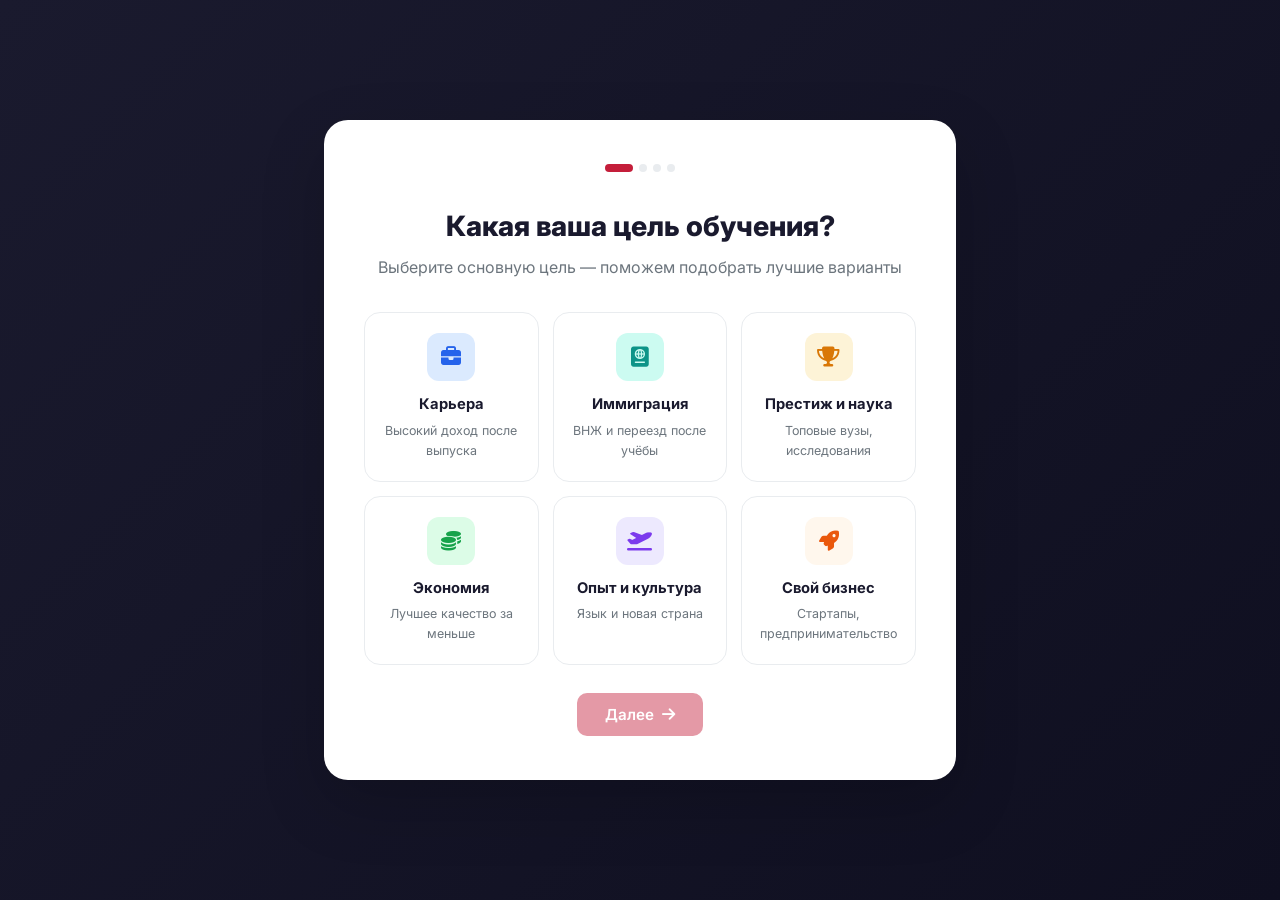
<file: uniselect.html>
<!DOCTYPE html>
<html lang="ru">
<head>
<meta charset="UTF-8">
<meta name="viewport" content="width=device-width, initial-scale=1.0">
<title>Подобрать университет | NIHAO STUDY</title>
<meta name="description" content="Интерактивный подбор университетов Китая, США, Европы — фильтры, сравнение, рекомендации. Сервис NIHAO STUDY.">
<link rel="preconnect" href="https://fonts.googleapis.com">
<link rel="preconnect" href="https://fonts.gstatic.com" crossorigin>
<link href="https://fonts.googleapis.com/css2?family=Inter:wght@400;500;600;700;800&display=swap" rel="stylesheet">
<link rel="stylesheet" href="https://cdnjs.cloudflare.com/ajax/libs/font-awesome/6.5.1/css/all.min.css">
<style>
/* ====================================================
   NIHAO STUDY — UniSelect Design System
   Brand: Red #C41E3A · Navy #1A1A2E · Gold #E8B84B
   ==================================================== */
:root{
  --red:#C41E3A; --red-dark:#a01830; --red-light:#f9e6e9; --red-mid:#e8374f;
  --navy:#1A1A2E; --navy-light:#252545; --navy-mid:#2d2d50;
  --gold:#E8B84B; --gold-light:#fdf3d7;
  --success:#16a34a; --success-light:#dcfce7;
  --warning:#d97706; --warning-light:#fef3c7;
  --danger:#dc2626; --danger-light:#fee2e2;
  --gray-50:#F8F9FA; --gray-100:#F1F3F5; --gray-200:#E9ECEF;
  --gray-300:#DEE2E6; --gray-400:#ADB5BD; --gray-500:#6C757D;
  --gray-600:#495057; --gray-700:#343A40; --gray-800:#212529;
  --white:#fff;
  --shadow-xs:0 1px 2px rgba(0,0,0,.06);
  --shadow-sm:0 1px 4px rgba(0,0,0,.08);
  --shadow:0 4px 16px rgba(0,0,0,.10);
  --shadow-lg:0 12px 40px rgba(0,0,0,.14);
  --shadow-xl:0 24px 64px rgba(0,0,0,.18);
  --radius:10px; --radius-lg:16px; --radius-xl:24px;
  --t:0.22s ease;
}
*,*::before,*::after{box-sizing:border-box;margin:0;padding:0}
html{scroll-behavior:smooth;overflow-x:hidden;max-width:100%}
body{font-family:'Inter',system-ui,sans-serif;background:var(--gray-50);color:var(--gray-800);line-height:1.6;overflow-x:hidden;max-width:100%;-webkit-font-smoothing:antialiased}
a{color:inherit;text-decoration:none}
button{font-family:inherit;cursor:pointer;border:none;background:none}
input,select{font-family:inherit}
img{display:block;max-width:100%}

/* ---- Scrollbar ---- */
::-webkit-scrollbar{width:5px}
::-webkit-scrollbar-track{background:transparent}
::-webkit-scrollbar-thumb{background:var(--gray-300);border-radius:4px}
::-webkit-scrollbar-thumb:hover{background:var(--gray-400)}

/* ============================================================
   ONBOARDING
   ============================================================ */
.ob-overlay{
  position:fixed;inset:0;z-index:1000;
  background:linear-gradient(135deg,var(--navy) 0%,#0f0f20 100%);
  display:flex;align-items:center;justify-content:center;
  transition:opacity .5s ease,visibility .5s ease;
}
.ob-overlay.gone{opacity:0;visibility:hidden;pointer-events:none}
.ob-wrap{width:100%;max-width:680px;padding:1.5rem}
.ob-step{
  background:var(--white);border-radius:var(--radius-xl);padding:2.75rem 2.5rem;
  box-shadow:var(--shadow-xl);display:none;
  animation:slideUp .45s cubic-bezier(.16,1,.3,1) both;
}
.ob-step.active{display:block}
@keyframes slideUp{from{opacity:0;transform:translateY(24px)}to{opacity:1;transform:translateY(0)}}
.ob-dots{display:flex;gap:6px;justify-content:center;margin-bottom:2rem}
.ob-dot{width:8px;height:8px;border-radius:50%;background:var(--gray-200);transition:all .3s}
.ob-dot.active{background:var(--red);width:28px;border-radius:4px}
.ob-dot.done{background:var(--success)}
.ob-title{font-size:1.75rem;font-weight:800;text-align:center;margin-bottom:.4rem;color:var(--navy)}
.ob-sub{text-align:center;color:var(--gray-500);margin-bottom:2rem;font-size:1rem}
.opt-grid{display:grid;grid-template-columns:repeat(auto-fit,minmax(148px,1fr));gap:.875rem;margin-bottom:1.75rem}
.opt-card{
  border:1.5px solid var(--gray-200);border-radius:var(--radius-lg);padding:1.25rem .875rem;
  text-align:center;cursor:pointer;transition:all var(--t);background:var(--white);
}
.opt-card:hover{border-color:var(--red-light);transform:translateY(-2px);box-shadow:var(--shadow-sm)}
.opt-card.sel{border-color:var(--red);background:var(--red-light);box-shadow:0 0 0 3px rgba(196,30,58,.12)}
.opt-icon{
  width:48px;height:48px;border-radius:12px;
  display:flex;align-items:center;justify-content:center;
  margin:0 auto .75rem;transition:all var(--t);
}
.opt-icon i{font-size:1.25rem;transition:all var(--t)}
.ic-red{background:#fee2e2}.ic-red i{color:var(--red)}
.ic-blue{background:#dbeafe}.ic-blue i{color:#2563eb}
.ic-gold{background:var(--gold-light)}.ic-gold i{color:var(--warning)}
.ic-green{background:var(--success-light)}.ic-green i{color:var(--success)}
.ic-purple{background:#ede9fe}.ic-purple i{color:#7c3aed}
.ic-teal{background:#ccfbf1}.ic-teal i{color:#0d9488}
.ic-navy{background:#e0e7ff}.ic-navy i{color:#3730a3}
.ic-orange{background:#fff7ed}.ic-orange i{color:#ea580c}
.opt-card:hover .opt-icon{transform:translateY(-2px) scale(1.06)}
.opt-card.sel .ic-red{background:var(--red)}.opt-card.sel .ic-red i{color:#fff}
.opt-card.sel .ic-blue{background:#2563eb}.opt-card.sel .ic-blue i{color:#fff}
.opt-card.sel .ic-gold{background:var(--warning)}.opt-card.sel .ic-gold i{color:#fff}
.opt-card.sel .ic-green{background:var(--success)}.opt-card.sel .ic-green i{color:#fff}
.opt-card.sel .ic-purple{background:#7c3aed}.opt-card.sel .ic-purple i{color:#fff}
.opt-card.sel .ic-teal{background:#0d9488}.opt-card.sel .ic-teal i{color:#fff}
.opt-card.sel .ic-navy{background:#3730a3}.opt-card.sel .ic-navy i{color:#fff}
.opt-card.sel .ic-orange{background:#ea580c}.opt-card.sel .ic-orange i{color:#fff}
.opt-lbl{font-weight:700;font-size:.92rem;color:var(--navy)}
.opt-desc{font-size:.78rem;color:var(--gray-500);margin-top:.25rem}
.ob-slider-wrap{margin:1.5rem 0}
.ob-slider-lbl{display:flex;justify-content:space-between;font-weight:600;font-size:.9rem;margin-bottom:.75rem;color:var(--gray-700)}
.ob-range{
  width:100%;height:6px;-webkit-appearance:none;appearance:none;
  background:var(--gray-200);border-radius:3px;outline:none;
}
.ob-range::-webkit-slider-thumb{
  -webkit-appearance:none;width:22px;height:22px;
  background:var(--red);border-radius:50%;cursor:pointer;
  box-shadow:0 2px 8px rgba(196,30,58,.35);border:3px solid #fff;
}
.ob-val{text-align:center;font-size:1.5rem;font-weight:800;color:var(--red);margin-top:.5rem}
.ob-btns{display:flex;gap:.875rem;justify-content:center;flex-wrap:wrap}

/* ============================================================
   BUTTONS
   ============================================================ */
.btn{
  display:inline-flex;align-items:center;justify-content:center;gap:.5rem;
  padding:.75rem 1.75rem;border-radius:var(--radius);font-weight:600;
  font-size:.95rem;transition:all var(--t);white-space:nowrap;cursor:pointer;
}
.btn-primary{background:var(--red);color:#fff;box-shadow:0 4px 14px rgba(196,30,58,.3)}
.btn-primary:hover{background:var(--red-dark);transform:translateY(-1px);box-shadow:0 6px 20px rgba(196,30,58,.4)}
.btn-primary:disabled{opacity:.45;cursor:not-allowed;transform:none;box-shadow:none}
.btn-secondary{background:var(--gray-100);color:var(--gray-700);border:1px solid var(--gray-200)}
.btn-secondary:hover{background:var(--gray-200)}
.btn-ghost{background:transparent;color:var(--gray-600);border:1px solid var(--gray-200)}
.btn-ghost:hover{background:var(--gray-50);border-color:var(--gray-300)}
.btn-sm{padding:.5rem 1.1rem;font-size:.85rem}
.btn-xs{padding:.35rem .8rem;font-size:.78rem}

/* ============================================================
   APP HEADER
   ============================================================ */
.app-header{
  background:rgba(255,255,255,.96);border-bottom:1px solid var(--gray-200);
  padding:0 1.5rem;position:sticky;top:0;z-index:100;
  backdrop-filter:blur(12px);-webkit-backdrop-filter:blur(12px);
}
.hdr-inner{max-width:1440px;margin:0 auto;display:flex;align-items:center;height:64px;gap:.75rem}
.hdr-logo{display:flex;align-items:center;gap:.5rem;flex-shrink:0;margin-right:.25rem}
.hdr-logo img{height:36px;width:auto}
.hdr-back{
  display:flex;align-items:center;gap:.35rem;padding:.4rem .85rem;
  border:1px solid var(--gray-200);border-radius:8px;font-size:.82rem;
  font-weight:500;color:var(--gray-600);transition:all var(--t);flex-shrink:0;
}
.hdr-back:hover{background:var(--gray-50);border-color:var(--gray-300);color:var(--gray-800)}
.hdr-tabs{display:flex;gap:2px;margin-left:.25rem;overflow-x:auto;flex:1;min-width:0}
.hdr-tabs::-webkit-scrollbar{height:0}
.hdr-tab{
  padding:.45rem 1rem;border-radius:8px;font-weight:500;font-size:.88rem;
  cursor:pointer;color:var(--gray-500);transition:all var(--t);white-space:nowrap;
  display:flex;align-items:center;gap:.4rem;flex-shrink:0;position:relative;
}
.hdr-tab:hover{color:var(--gray-700);background:var(--gray-100)}
.hdr-tab.active{color:var(--red);background:var(--red-light)}
.hdr-tab .tab-badge{
  background:var(--danger);color:#fff;font-size:.6rem;font-weight:700;
  width:16px;height:16px;border-radius:50%;display:flex;align-items:center;
  justify-content:center;position:absolute;top:2px;right:2px;
}
.hdr-actions{display:flex;align-items:center;gap:.5rem;margin-left:auto;flex-shrink:0}
.hdr-select{
  padding:.38rem .7rem;border:1px solid var(--gray-200);border-radius:8px;
  background:#fff;font-size:.82rem;cursor:pointer;color:var(--gray-700);
  font-weight:500;font-family:inherit;
}
.hdr-avatar{
  width:34px;height:34px;border-radius:50%;
  background:linear-gradient(135deg,var(--red),var(--navy));
  display:flex;align-items:center;justify-content:center;color:#fff;
  font-weight:700;font-size:.8rem;cursor:default;flex-shrink:0;
}

/* ============================================================
   LAYOUT
   ============================================================ */
.app-main{max-width:1440px;margin:0 auto;padding:1.5rem;display:grid;grid-template-columns:260px 1fr;gap:1.5rem}
.sidebar{position:sticky;top:80px;height:calc(100vh - 96px);overflow-y:auto}
.content-area{min-width:0}
.tab-pane{display:none}
.tab-pane.active{display:block}

/* ============================================================
   SIDEBAR / FILTERS
   ============================================================ */
.filter-panel{background:#fff;border-radius:var(--radius-lg);padding:1.25rem;border:1px solid var(--gray-200);box-shadow:var(--shadow-xs)}
.filter-hdr{display:flex;align-items:center;justify-content:space-between;margin-bottom:1.1rem}
.filter-ttl{font-weight:700;font-size:.88rem;color:var(--gray-700);display:flex;align-items:center;gap:.5rem}
.filter-reset{font-size:.78rem;color:var(--red);font-weight:600;cursor:pointer;transition:opacity var(--t)}
.filter-reset:hover{opacity:.7}
.filter-grp{margin-bottom:1.1rem;padding-bottom:1.1rem;border-bottom:1px solid var(--gray-100)}
.filter-grp:last-child{margin-bottom:0;padding-bottom:0;border-bottom:none}
.filter-lbl{font-size:.75rem;font-weight:700;color:var(--gray-400);text-transform:uppercase;letter-spacing:.05em;margin-bottom:.6rem;display:block}
.chk-list{display:flex;flex-direction:column;gap:.25rem}
.chk-item{
  display:flex;align-items:center;gap:.6rem;padding:.35rem .45rem;
  border-radius:7px;cursor:pointer;transition:background var(--t);font-size:.88rem;
}
.chk-item:hover{background:var(--gray-50)}
.chk-item input[type=checkbox]{width:16px;height:16px;accent-color:var(--red);cursor:pointer;flex-shrink:0}
.chk-count{margin-left:auto;font-size:.72rem;color:var(--gray-400);background:var(--gray-100);padding:1px 7px;border-radius:10px}
.price-inputs{display:flex;align-items:center;gap:.5rem}
.price-inp{flex:1;padding:.45rem .6rem;border:1px solid var(--gray-200);border-radius:8px;font-size:.82rem;text-align:center;color:var(--gray-800)}
.price-inp:focus{outline:none;border-color:var(--red)}

/* ============================================================
   CONTENT HEADER
   ============================================================ */
.content-hdr{display:flex;align-items:center;justify-content:space-between;margin-bottom:1.25rem;flex-wrap:wrap;gap:.75rem}
.results-lbl{font-size:1rem;font-weight:700;color:var(--gray-800)}
.results-lbl span{color:var(--red)}
.sort-sel{
  padding:.45rem .9rem;border:1px solid var(--gray-200);border-radius:8px;
  background:#fff;font-size:.85rem;cursor:pointer;color:var(--gray-700);font-family:inherit;
}

/* ============================================================
   UNIVERSITY CARDS
   ============================================================ */
.uni-grid{display:grid;grid-template-columns:repeat(auto-fill,minmax(330px,1fr));gap:1.1rem}
.uni-card{
  background:#fff;border-radius:var(--radius-lg);border:1.5px solid var(--gray-200);
  overflow:hidden;transition:all var(--t);position:relative;
  display:flex;flex-direction:column;
  animation:cardIn .35s ease both;
}
@keyframes cardIn{from{opacity:0;transform:translateY(8px)}to{opacity:1;transform:translateY(0)}}
.uni-card:hover{transform:translateY(-3px);box-shadow:var(--shadow);border-color:var(--gray-300)}
.uni-card.in-compare{border-color:var(--red);box-shadow:0 0 0 2px var(--red-light)}
.uni-card.in-fav .fav-btn{color:var(--red)}
.card-top{padding:1.1rem 1.1rem .75rem;display:flex;gap:.875rem}
.card-logo{
  width:52px;height:52px;border-radius:10px;flex-shrink:0;
  background:linear-gradient(135deg,var(--gray-100),var(--gray-200));
  display:flex;align-items:center;justify-content:center;
  font-size:1.1rem;font-weight:800;color:var(--gray-500);
  border:1px solid var(--gray-200);
}
.card-logo.cn{background:linear-gradient(135deg,#fee2e2,#fecaca);color:var(--red)}
.card-logo.us{background:linear-gradient(135deg,#dbeafe,#bfdbfe);color:#1d4ed8}
.card-logo.eu{background:linear-gradient(135deg,#ede9fe,#ddd6fe);color:#6d28d9}
.card-logo.ot{background:linear-gradient(135deg,#ccfbf1,#a7f3d0);color:#065f46}
.card-info{flex:1;min-width:0}
.card-name{font-weight:700;font-size:1rem;color:var(--navy);line-height:1.25;margin-bottom:.2rem;overflow:hidden;text-overflow:ellipsis;white-space:nowrap}
.card-loc{font-size:.8rem;color:var(--gray-500);display:flex;align-items:center;gap:.3rem}
.card-badges{display:flex;align-items:center;gap:.4rem;margin-top:.4rem;flex-wrap:wrap}
.badge{display:inline-flex;align-items:center;gap:.25rem;padding:.18rem .55rem;border-radius:6px;font-size:.72rem;font-weight:700}
.badge-rank{background:var(--red-light);color:var(--red)}
.badge-gold{background:var(--gold-light);color:var(--warning)}
.badge-country{background:var(--gray-100);color:var(--gray-600)}
.badge-lang{background:#dbeafe;color:#1d4ed8}
.badge-lang.cn{background:#fee2e2;color:var(--red)}
.badge-lang.ru{background:#ede9fe;color:#7c3aed}
.badge-deadline{background:var(--warning-light);color:var(--warning)}
.badge-deadline.urgent{background:var(--danger-light);color:var(--danger)}
.badge-deadline.closed{background:var(--gray-100);color:var(--gray-500)}
.card-body{padding:0 1.1rem;flex:1}
.card-stats{display:grid;grid-template-columns:1fr 1fr;gap:.4rem .75rem;margin-bottom:.75rem}
.stat-item .s-lbl{font-size:.72rem;color:var(--gray-400);margin-bottom:.1rem}
.stat-item .s-val{font-weight:700;font-size:.9rem;color:var(--gray-800)}
.stat-item .s-val.green{color:var(--success)}
.card-bar{margin-bottom:.75rem}
.bar-row{display:flex;justify-content:space-between;font-size:.75rem;margin-bottom:.3rem}
.bar-row .blbl{color:var(--gray-500)}
.bar-row .bval{font-weight:700;color:var(--red)}
.bar-track{height:5px;background:var(--gray-100);border-radius:3px;overflow:hidden}
.bar-fill{height:100%;background:linear-gradient(90deg,var(--red),var(--red-mid));border-radius:3px;transition:width .6s ease}
.card-foot{padding:.7rem 1.1rem 1.1rem;display:flex;gap:.5rem;border-top:1px solid var(--gray-100)}
.c-btn{flex:1;padding:.55rem;border-radius:8px;font-size:.82rem;font-weight:600;cursor:pointer;border:none;transition:all var(--t);display:flex;align-items:center;justify-content:center;gap:.35rem}
.c-btn-ghost{background:#fff;border:1.5px solid var(--gray-200);color:var(--gray-600)}
.c-btn-ghost:hover{background:var(--gray-50);border-color:var(--gray-300)}
.c-btn-ghost.active-fav{color:var(--red);border-color:var(--red-light)}
.c-btn-primary{background:var(--red);color:#fff}
.c-btn-primary:hover{background:var(--red-dark)}
.c-btn-primary.in-cmp{background:var(--navy)}
.c-btn-primary.in-cmp:hover{background:var(--navy-light)}

/* ============================================================
   RECOMMENDATIONS
   ============================================================ */
.rec-hero{
  background:linear-gradient(135deg,var(--navy) 0%,var(--navy-mid) 100%);
  border-radius:var(--radius-xl);padding:1.75rem;color:#fff;margin-bottom:1.5rem;
}
.rec-hero-hdr{display:flex;align-items:center;gap:.875rem;margin-bottom:1.25rem}
.rec-hero-icon{
  width:44px;height:44px;background:rgba(255,255,255,.1);border-radius:10px;
  display:flex;align-items:center;justify-content:center;font-size:1.2rem;
}
.rec-hero-ttl{font-size:1.15rem;font-weight:700}
.rec-hero-sub{font-size:.85rem;opacity:.65;margin-top:.1rem}
.rec-cards-grid{display:grid;grid-template-columns:repeat(auto-fit,minmax(240px,1fr));gap:.875rem}
.rec-card{
  background:rgba(255,255,255,.07);border:1px solid rgba(255,255,255,.12);
  border-radius:12px;padding:1.1rem;transition:all var(--t);
}
.rec-card:hover{background:rgba(255,255,255,.11);transform:translateY(-2px)}
.rec-match{display:flex;justify-content:space-between;align-items:center;margin-bottom:.6rem}
.rec-match-lbl{font-size:.75rem;opacity:.65}
.rec-match-val{font-size:1.15rem;font-weight:800;color:#6ee7b7}
.rec-name{font-weight:700;margin-bottom:.2rem}
.rec-city{font-size:.82rem;opacity:.6;margin-bottom:.65rem}
.rec-reasons{display:flex;flex-direction:column;gap:.3rem}
.rec-reason{font-size:.78rem;display:flex;align-items:center;gap:.4rem}
.rec-reason i{color:#6ee7b7;font-size:.65rem}

/* ============================================================
   FAVORITES
   ============================================================ */
.fav-grid{display:grid;grid-template-columns:repeat(auto-fill,minmax(300px,1fr));gap:1.1rem}
.empty-state{text-align:center;padding:4rem 2rem}
.empty-icon{width:64px;height:64px;background:var(--gray-100);border-radius:50%;display:flex;align-items:center;justify-content:center;margin:0 auto 1.25rem;font-size:1.5rem;color:var(--gray-400)}
.empty-ttl{font-size:1.1rem;font-weight:700;margin-bottom:.4rem;color:var(--gray-700)}
.empty-desc{font-size:.9rem;color:var(--gray-500)}

/* ============================================================
   ANALYTICS
   ============================================================ */
.analytics-grid{display:grid;grid-template-columns:repeat(auto-fit,minmax(280px,1fr));gap:1.1rem}
.an-card{background:#fff;border-radius:var(--radius-lg);padding:1.25rem;border:1px solid var(--gray-200)}
.an-card h3{font-size:.95rem;font-weight:700;margin-bottom:1rem;color:var(--gray-700)}
.an-row{display:flex;justify-content:space-between;align-items:center;padding:.55rem 0;border-bottom:1px solid var(--gray-100)}
.an-row:last-child{border-bottom:none}
.an-lbl{font-size:.88rem;color:var(--gray-600)}
.an-val{font-weight:700;color:var(--gray-800)}
.an-val.pos{color:var(--success)}
.roi-bars{display:flex;align-items:flex-end;gap:.75rem;height:160px;padding-top:.75rem}
.roi-bar-w{flex:1;display:flex;flex-direction:column;align-items:center;gap:.4rem}
.roi-bar{width:100%;background:linear-gradient(to top,var(--red),var(--red-mid));border-radius:5px 5px 0 0;transition:height .8s ease;min-height:3px}
.roi-bar-lbl{font-size:.68rem;font-weight:600;color:var(--gray-600);text-align:center}
.roi-bar-val{font-size:.72rem;font-weight:700;color:var(--red)}

/* ============================================================
   CHECKLIST
   ============================================================ */
.checklist-card{background:#fff;border-radius:var(--radius-lg);padding:1.25rem;border:1px solid var(--gray-200);margin-bottom:1.1rem}
.cl-ttl{font-weight:700;margin-bottom:.875rem;display:flex;align-items:center;gap:.5rem;font-size:.95rem}
.cl-item{
  display:flex;align-items:center;gap:.75rem;padding:.55rem 0;
  border-bottom:1px solid var(--gray-100);cursor:pointer;transition:padding-left var(--t);font-size:.9rem;
}
.cl-item:last-child{border-bottom:none}
.cl-item:hover{padding-left:.4rem}
.cl-item input[type=checkbox]{width:18px;height:18px;accent-color:var(--success);cursor:pointer;flex-shrink:0}
.cl-item.done{opacity:.5;text-decoration:line-through}
.cl-progress{margin-top:.875rem;height:6px;background:var(--gray-100);border-radius:3px;overflow:hidden}
.cl-fill{height:100%;background:var(--success);border-radius:3px;transition:width .4s ease}
.cl-prog-txt{text-align:right;font-size:.75rem;color:var(--gray-500);margin-top:.4rem}

/* ============================================================
   COMPARE BAR
   ============================================================ */
.compare-bar{
  position:fixed;bottom:0;left:0;right:0;background:#fff;
  border-top:1px solid var(--gray-200);padding:.875rem 1.5rem;
  box-shadow:0 -4px 24px rgba(0,0,0,.1);z-index:90;
  transform:translateY(100%);transition:transform .3s ease;
}
.compare-bar.open{transform:translateY(0)}
.compare-bar-inner{max-width:1440px;margin:0 auto;display:flex;align-items:center;justify-content:space-between;flex-wrap:wrap;gap:.875rem}
.compare-thumbs{display:flex;gap:.6rem}
.cmp-thumb{
  width:44px;height:44px;border-radius:9px;background:var(--gray-100);
  display:flex;align-items:center;justify-content:center;
  font-size:.8rem;font-weight:700;border:1.5px solid var(--gray-200);
  position:relative;color:var(--gray-500);
}
.cmp-thumb .rm{
  position:absolute;top:-5px;right:-5px;width:16px;height:16px;
  background:var(--danger);color:#fff;border-radius:50%;font-size:.58rem;
  display:flex;align-items:center;justify-content:center;cursor:pointer;
}
.compare-lbl{font-weight:600;color:var(--gray-700);font-size:.9rem}
.compare-lbl span{color:var(--red)}
.compare-acts{display:flex;gap:.6rem}

/* ============================================================
   MODAL
   ============================================================ */
.modal-bg{
  position:fixed;inset:0;z-index:200;background:rgba(15,23,42,.55);
  backdrop-filter:blur(5px);-webkit-backdrop-filter:blur(5px);
  display:flex;align-items:center;justify-content:center;padding:1.5rem;
  opacity:0;visibility:hidden;transition:all .25s ease;
}
.modal-bg.open{opacity:1;visibility:visible}
.modal{
  background:#fff;border-radius:var(--radius-xl);width:100%;max-width:1100px;
  max-height:88vh;overflow:hidden;display:flex;flex-direction:column;
  transform:scale(.96);transition:transform .25s ease;
}
.modal-bg.open .modal{transform:scale(1)}
.modal-hdr{padding:1.25rem 1.75rem;border-bottom:1px solid var(--gray-200);display:flex;align-items:center;justify-content:space-between}
.modal-ttl{font-size:1.1rem;font-weight:700;color:var(--navy)}
.modal-close{
  width:34px;height:34px;border-radius:50%;border:none;background:var(--gray-100);
  cursor:pointer;font-size:1rem;color:var(--gray-500);transition:all var(--t);
  display:flex;align-items:center;justify-content:center;
}
.modal-close:hover{background:var(--gray-200);color:var(--gray-800)}
.modal-body{padding:1.75rem;overflow-y:auto;flex:1}
.cmp-table{width:100%;border-collapse:collapse}
.cmp-table th,.cmp-table td{padding:.875rem 1rem;text-align:left;border-bottom:1px solid var(--gray-200);font-size:.9rem}
.cmp-table th{background:var(--gray-50);font-weight:700;font-size:.78rem;color:var(--gray-500);text-transform:uppercase;letter-spacing:.05em;position:sticky;top:0}
.cmp-table tr:hover td{background:var(--gray-50)}
.cmp-best{background:#ecfdf5 !important;color:var(--success);font-weight:700}
.cmp-worst{background:#fef2f2 !important;color:var(--danger)}
.cmp-uni-hdr{display:flex;align-items:center;gap:.6rem}

/* ============================================================
   TOAST
   ============================================================ */
.toast-wrap{position:fixed;top:76px;right:1.5rem;z-index:300;display:flex;flex-direction:column;gap:.4rem}
.toast{
  background:#fff;border-radius:var(--radius);padding:.875rem 1.1rem;
  box-shadow:var(--shadow-lg);border-left:3px solid var(--red);
  display:flex;align-items:center;gap:.65rem;
  animation:slideRight .3s ease;min-width:260px;max-width:320px;
}
.toast.ok{border-left-color:var(--success)}
.toast.err{border-left-color:var(--danger)}
@keyframes slideRight{from{opacity:0;transform:translateX(24px)}to{opacity:1;transform:translateX(0)}}
.toast-msg{font-size:.88rem;font-weight:500;color:var(--gray-800);flex:1}
.toast-ico{font-size:.9rem;flex-shrink:0}

/* ============================================================
   MOBILE FILTER TOGGLE
   ============================================================ */
.mob-filter-btn{
  display:none;position:fixed;bottom:5rem;right:1rem;
  width:50px;height:50px;border-radius:50%;
  background:var(--red);color:#fff;border:none;
  box-shadow:var(--shadow-lg);font-size:1.1rem;cursor:pointer;z-index:80;
  align-items:center;justify-content:center;
}
.sidebar-overlay{display:none;position:fixed;inset:0;background:rgba(15,23,42,.45);z-index:94;backdrop-filter:blur(2px)}
.sidebar-overlay.open{display:block}

/* ============================================================
   MOBILE BOTTOM NAV
   ============================================================ */
.mob-bottom-nav{
  display:none;position:fixed;bottom:0;left:0;right:0;z-index:99;
  background:rgba(255,255,255,.97);border-top:1px solid var(--gray-200);
  backdrop-filter:blur(14px);-webkit-backdrop-filter:blur(14px);
  box-shadow:0 -4px 20px rgba(0,0,0,.08);
  padding:0 env(safe-area-inset-right,0) env(safe-area-inset-bottom,0) env(safe-area-inset-left,0);
}
.mob-nav-inner{display:flex;height:60px}
.mob-nav-btn{
  flex:1;display:flex;flex-direction:column;align-items:center;justify-content:center;
  gap:3px;padding:.4rem .25rem;cursor:pointer;border:none;background:none;
  color:var(--gray-400);transition:color var(--t);position:relative;
  -webkit-tap-highlight-color:transparent;
}
.mob-nav-btn i{font-size:1.1rem;transition:color var(--t),transform var(--t)}
.mob-nav-btn span{font-size:.62rem;font-weight:600;line-height:1;white-space:nowrap}
.mob-nav-btn.active{color:var(--red)}
.mob-nav-btn.active i{transform:translateY(-1px)}
.mob-nav-btn .mob-badge{
  position:absolute;top:6px;right:calc(50% - 12px);
  background:var(--danger);color:#fff;font-size:.55rem;font-weight:700;
  min-width:14px;height:14px;border-radius:7px;padding:0 3px;
  display:flex;align-items:center;justify-content:center;
}
.mob-currency-wrap{
  display:none;align-items:center;gap:.5rem;padding:.5rem .75rem;
  border-bottom:1px solid var(--gray-100);background:var(--gray-50);
}
.mob-currency-wrap select{
  flex:1;padding:.45rem .6rem;border:1px solid var(--gray-200);border-radius:8px;
  font-size:.85rem;color:var(--gray-700);font-family:inherit;background:#fff;
}

/* ============================================================
   RESPONSIVE
   ============================================================ */
@media(max-width:1100px){
  .app-main{grid-template-columns:1fr}
  .sidebar{position:relative;top:0;height:auto}
  .mob-filter-btn{display:flex}
}
@media(max-width:768px){
  .app-header{padding:0 1rem}
  .hdr-inner{height:56px}
  .hdr-tabs{display:none}
  .hdr-actions .hdr-select{display:none}
  .hdr-actions .hdr-avatar{display:none}
  .app-main{padding:.875rem;padding-bottom:5rem}
  .uni-grid{grid-template-columns:1fr}
  .sidebar{
    position:fixed;left:0;top:0;bottom:0;width:290px;
    background:#fff;z-index:95;transform:translateX(-100%);
    transition:transform .3s ease;overflow-y:auto;padding:1rem;
    box-shadow:var(--shadow-xl);
  }
  .sidebar.open{transform:translateX(0)}
  .opt-grid{grid-template-columns:1fr 1fr;gap:.6rem}
  .opt-card{padding:1rem .7rem}
  .ob-wrap{padding:1rem}
  .ob-step{padding:1.75rem 1.25rem}
  .ob-title{font-size:1.4rem}
  .compare-bar{padding:.75rem 1rem}
  .modal-bg{padding:.5rem}
  .modal{border-radius:var(--radius-xl) var(--radius-xl) 0 0;max-height:92vh}
  .modal-bg{align-items:flex-end;padding:0}
  .toast-wrap{right:1rem;left:1rem;bottom:4.5rem}
  .toast{min-width:auto}
  .hdr-back span{display:none}
  /* Show bottom nav */
  .mob-bottom-nav{display:block}
  .mob-currency-wrap{display:flex}
  /* Restrain filter FAB above bottom nav */
  .mob-filter-btn{bottom:4.5rem}
}

/* ============================================================
   DEADLINES TAB
   ============================================================ */
.tz-banner{
  display:flex;align-items:center;gap:.6rem;padding:.7rem 1rem;
  background:var(--gold-light);border:1px solid #f0d060;border-radius:var(--radius);
  font-size:.85rem;color:var(--gray-700);margin-bottom:1.25rem;
}
.tz-banner i{color:var(--warning);flex-shrink:0}
.dl-filter-row{display:flex;gap:.5rem;margin-bottom:1.25rem;flex-wrap:wrap}
.dl-filter-btn{
  padding:.4rem .95rem;border-radius:20px;font-size:.82rem;font-weight:600;
  cursor:pointer;border:1.5px solid var(--gray-200);background:#fff;
  color:var(--gray-600);transition:all var(--t);
}
.dl-filter-btn:hover{border-color:var(--gray-300);background:var(--gray-50)}
.dl-filter-btn.active{background:var(--navy);color:#fff;border-color:var(--navy)}
.dl-grid{display:grid;grid-template-columns:repeat(auto-fill,minmax(300px,1fr));gap:1rem}
.dl-card{
  background:#fff;border-radius:var(--radius-lg);border:1.5px solid var(--gray-200);
  padding:1.25rem;transition:all var(--t);position:relative;overflow:hidden;
}
.dl-card:hover{transform:translateY(-2px);box-shadow:var(--shadow);border-color:var(--gray-300)}
.dl-card::before{
  content:'';position:absolute;top:0;left:0;right:0;height:3px;
  background:var(--red);border-radius:3px 3px 0 0;
}
.dl-card.status-urgent::before{background:var(--danger)}
.dl-card.status-closed::before{background:var(--gray-300)}
.dl-card.status-open::before{background:var(--success)}
.dl-card-top{display:flex;justify-content:space-between;align-items:flex-start;margin-bottom:.875rem}
.dl-uni-info{}
.dl-uni-name{font-weight:700;font-size:.95rem;color:var(--navy);margin-bottom:.2rem}
.dl-uni-city{font-size:.78rem;color:var(--gray-500);display:flex;align-items:center;gap:.3rem}
.dl-status-badge{
  display:inline-flex;align-items:center;gap:.3rem;
  padding:.25rem .7rem;border-radius:20px;font-size:.75rem;font-weight:700;
  flex-shrink:0;margin-left:.5rem;
}
.dl-status-open{background:var(--success-light);color:var(--success)}
.dl-status-urgent{background:var(--danger-light);color:var(--danger)}
.dl-status-closed{background:var(--gray-100);color:var(--gray-500)}
.dl-status-soon{background:var(--warning-light);color:var(--warning)}
.dl-countdown{
  background:var(--gray-50);border-radius:10px;padding:.875rem;
  text-align:center;margin-bottom:.875rem;
}
.dl-countdown-num{font-size:1.5rem;font-weight:800;color:var(--navy);line-height:1}
.dl-countdown-lbl{font-size:.72rem;color:var(--gray-500);margin-top:.2rem}
.dl-countdown-parts{display:flex;gap:.75rem;justify-content:center}
.dl-countdown-part{text-align:center}
.dl-countdown-part .num{font-size:1.4rem;font-weight:800;color:var(--red);display:block;line-height:1.1}
.dl-countdown-part .lbl{font-size:.65rem;color:var(--gray-500);text-transform:uppercase;letter-spacing:.04em}
.dl-deadline-date{display:flex;align-items:center;justify-content:space-between;font-size:.85rem;margin-bottom:.75rem}
.dl-date-lbl{color:var(--gray-500)}
.dl-date-val{font-weight:700;color:var(--gray-800)}
.dl-progress-track{height:5px;background:var(--gray-100);border-radius:3px;overflow:hidden;margin-bottom:.875rem}
.dl-progress-fill{height:100%;border-radius:3px;transition:width .6s ease}
.fill-open{background:linear-gradient(90deg,var(--success),#4ade80)}
.fill-soon{background:linear-gradient(90deg,var(--warning),#fbbf24)}
.fill-urgent{background:linear-gradient(90deg,var(--danger),#f87171)}
.fill-closed{background:var(--gray-300)}
.dl-card-footer{display:flex;gap:.5rem}

/* ============================================================
   CALCULATOR TAB
   ============================================================ */
.calc-intro{
  background:linear-gradient(135deg,var(--navy),var(--navy-mid));
  border-radius:var(--radius-xl);padding:1.75rem;color:#fff;margin-bottom:1.5rem;
  display:flex;align-items:flex-start;justify-content:space-between;flex-wrap:wrap;gap:1rem;
}
.calc-intro-text h2{font-size:1.25rem;font-weight:800;margin-bottom:.35rem}
.calc-intro-text p{font-size:.88rem;opacity:.7;max-width:500px}
.calc-currency-row{display:flex;align-items:center;gap:.5rem;flex-shrink:0}
.calc-currency-row label{font-size:.82rem;opacity:.7}
.calc-currency-sel{
  padding:.4rem .75rem;border:1px solid rgba(255,255,255,.2);border-radius:8px;
  background:rgba(255,255,255,.1);color:#fff;font-size:.85rem;
  font-family:inherit;cursor:pointer;
}
.calc-currency-sel option{background:var(--navy);color:#fff}
.calc-layout{display:grid;grid-template-columns:1fr 1fr;gap:1.25rem;margin-bottom:1.25rem}
.calc-panel{background:#fff;border-radius:var(--radius-lg);border:1.5px solid var(--gray-200);overflow:hidden}
.calc-panel-hdr{
  padding:1rem 1.25rem;border-bottom:1px solid var(--gray-100);
  display:flex;align-items:center;justify-content:space-between;
}
.calc-panel-ttl{font-weight:700;font-size:.95rem;color:var(--navy);display:flex;align-items:center;gap:.5rem}
.calc-panel-ttl i{color:var(--gray-400)}
.calc-panel-body{padding:1.1rem 1.25rem}
.calc-item{
  display:flex;align-items:flex-start;gap:.65rem;padding:.65rem 0;
  border-bottom:1px solid var(--gray-100);
}
.calc-item:last-child{border-bottom:none}
.calc-item-toggle{
  width:20px;height:20px;border-radius:5px;border:1.5px solid var(--gray-300);
  cursor:pointer;display:flex;align-items:center;justify-content:center;
  flex-shrink:0;margin-top:2px;transition:all var(--t);
}
.calc-item-toggle.on{background:var(--red);border-color:var(--red);color:#fff}
.calc-item-toggle.on i{display:block}
.calc-item-toggle i{display:none;font-size:.65rem}
.calc-item-info{flex:1;min-width:0}
.calc-item-lbl{font-size:.88rem;font-weight:600;color:var(--gray-800);margin-bottom:.15rem}
.calc-item-desc{font-size:.75rem;color:var(--gray-500)}
.calc-item-cost{
  font-size:.92rem;font-weight:700;color:var(--navy);
  white-space:nowrap;min-width:70px;text-align:right;
  margin-top:1px;
}
.calc-item-cost.disabled{color:var(--gray-300)}
.calc-slider{
  width:100%;height:4px;-webkit-appearance:none;appearance:none;
  background:var(--gray-200);border-radius:2px;outline:none;margin-top:.5rem;
  cursor:pointer;
}
.calc-slider::-webkit-slider-thumb{
  -webkit-appearance:none;width:16px;height:16px;
  background:var(--red);border-radius:50%;cursor:pointer;
  box-shadow:0 1px 4px rgba(196,30,58,.4);border:2px solid #fff;
}
.calc-slider.disabled{opacity:.3;pointer-events:none}
.calc-pkg-list{display:flex;flex-direction:column;gap:.65rem}
.calc-pkg{
  border:1.5px solid var(--gray-200);border-radius:var(--radius);padding:.875rem 1rem;
  cursor:pointer;transition:all var(--t);position:relative;
}
.calc-pkg:hover{border-color:var(--gray-300);background:var(--gray-50)}
.calc-pkg.selected{border-color:var(--red);background:var(--red-light)}
.calc-pkg.featured{border-color:var(--gold)}
.calc-pkg.selected.featured{border-color:var(--red);background:var(--red-light)}
.calc-pkg-top{display:flex;align-items:center;justify-content:space-between;margin-bottom:.4rem}
.calc-pkg-name{font-weight:700;font-size:.9rem;color:var(--navy)}
.calc-pkg-price{font-weight:800;font-size:1rem;color:var(--red)}

/* ── Permanent price blur: только цены пакетов Nihao Study ── */
.calc-pkg-price,
#sum-nihao {
  filter: blur(6px);
  user-select: none;
  -webkit-user-select: none;
}
.calc-pkg-includes{display:flex;flex-direction:column;gap:.2rem}
.calc-pkg-inc{font-size:.75rem;color:var(--gray-600);display:flex;align-items:center;gap:.35rem}
.calc-pkg-inc i{color:var(--success);font-size:.65rem;flex-shrink:0}
.calc-pkg-badge{
  position:absolute;top:-9px;right:10px;
  background:var(--gold);color:var(--navy);font-size:.68rem;font-weight:800;
  padding:.15rem .55rem;border-radius:10px;
}
.calc-summary{
  background:linear-gradient(135deg,var(--navy),var(--navy-mid));
  border-radius:var(--radius-xl);padding:1.5rem;color:#fff;
}
.calc-sum-grid{display:grid;grid-template-columns:1fr 1fr 1fr;gap:1rem;margin-bottom:1.25rem}
.calc-sum-item{text-align:center;padding:.875rem;background:rgba(255,255,255,.07);border-radius:12px}
.calc-sum-lbl{font-size:.75rem;opacity:.65;margin-bottom:.4rem}
.calc-sum-val{font-size:1.4rem;font-weight:800;color:#fff}
.calc-sum-val.green{color:#6ee7b7}
.calc-sum-val.red-light{color:#fca5a5}
.calc-sum-sub{font-size:.72rem;opacity:.55;margin-top:.15rem}
.calc-savings-bar{background:rgba(255,255,255,.1);border-radius:10px;padding:1rem 1.25rem;margin-bottom:1.25rem;display:flex;align-items:center;gap:1rem;flex-wrap:wrap}
.calc-savings-ico{width:40px;height:40px;background:rgba(110,231,183,.15);border-radius:10px;display:flex;align-items:center;justify-content:center;font-size:1.1rem;color:#6ee7b7;flex-shrink:0}
.calc-savings-text{flex:1}
.calc-savings-main{font-weight:700;font-size:1rem;margin-bottom:.15rem}
.calc-savings-sub{font-size:.78rem;opacity:.65}
.calc-cta-row{display:flex;gap:.75rem;flex-wrap:wrap;justify-content:center}
.btn-gold{background:var(--gold);color:var(--navy);font-weight:800}
.btn-gold:hover{background:#d4a43a;transform:translateY(-1px)}

@media(max-width:900px){
  .calc-layout{grid-template-columns:1fr}
  .calc-sum-grid{grid-template-columns:1fr 1fr}
}
@media(max-width:600px){
  .calc-sum-grid{grid-template-columns:1fr}
  .calc-intro{padding:1.25rem}
}
</style>
</head>
<body>

<!-- ========== ONBOARDING ========== -->
<div class="ob-overlay" id="ob-overlay">
<div class="ob-wrap">

  <!-- Step 1: Goal -->
  <div class="ob-step active" id="ob-s1">
    <div class="ob-dots">
      <div class="ob-dot active"></div><div class="ob-dot"></div>
      <div class="ob-dot"></div><div class="ob-dot"></div>
    </div>
    <h2 class="ob-title">Какая ваша цель обучения?</h2>
    <p class="ob-sub">Выберите основную цель — поможем подобрать лучшие варианты</p>
    <div class="opt-grid" id="goal-opts">
      <div class="opt-card" data-val="career"><div class="opt-icon ic-blue"><i class="fa-solid fa-briefcase"></i></div><div class="opt-lbl">Карьера</div><div class="opt-desc">Высокий доход после выпуска</div></div>
      <div class="opt-card" data-val="immigration"><div class="opt-icon ic-teal"><i class="fa-solid fa-passport"></i></div><div class="opt-lbl">Иммиграция</div><div class="opt-desc">ВНЖ и переезд после учёбы</div></div>
      <div class="opt-card" data-val="prestige"><div class="opt-icon ic-gold"><i class="fa-solid fa-trophy"></i></div><div class="opt-lbl">Престиж и наука</div><div class="opt-desc">Топовые вузы, исследования</div></div>
      <div class="opt-card" data-val="budget"><div class="opt-icon ic-green"><i class="fa-solid fa-coins"></i></div><div class="opt-lbl">Экономия</div><div class="opt-desc">Лучшее качество за меньше</div></div>
      <div class="opt-card" data-val="experience"><div class="opt-icon ic-purple"><i class="fa-solid fa-plane-departure"></i></div><div class="opt-lbl">Опыт и культура</div><div class="opt-desc">Язык и новая страна</div></div>
      <div class="opt-card" data-val="startup"><div class="opt-icon ic-orange"><i class="fa-solid fa-rocket"></i></div><div class="opt-lbl">Свой бизнес</div><div class="opt-desc">Стартапы, предпринимательство</div></div>
    </div>
    <div class="ob-btns"><button class="btn btn-primary" id="s1-next" disabled>Далее <i class="fas fa-arrow-right"></i></button></div>
  </div>

  <!-- Step 2: Region -->
  <div class="ob-step" id="ob-s2">
    <div class="ob-dots">
      <div class="ob-dot done"></div><div class="ob-dot active"></div>
      <div class="ob-dot"></div><div class="ob-dot"></div>
    </div>
    <h2 class="ob-title">Какие страны рассматриваете?</h2>
    <p class="ob-sub">Можно выбрать несколько вариантов</p>
    <div class="opt-grid" id="region-opts">
      <div class="opt-card" data-val="china"><div class="opt-icon ic-red"><i class="fa-solid fa-dragon"></i></div><div class="opt-lbl">Китай</div><div class="opt-desc">Стипендии, технологии, рост</div></div>
      <div class="opt-card" data-val="usa"><div class="opt-icon ic-blue"><i class="fa-solid fa-landmark-dome"></i></div><div class="opt-lbl">США</div><div class="opt-desc">Топовые вузы, стартапы</div></div>
      <div class="opt-card" data-val="europe"><div class="opt-icon ic-navy"><i class="fa-solid fa-landmark"></i></div><div class="opt-lbl">Европа</div><div class="opt-desc">Доступное образование</div></div>
      <div class="opt-card" data-val="other"><div class="opt-icon ic-teal"><i class="fa-solid fa-earth-asia"></i></div><div class="opt-lbl">Другие</div><div class="opt-desc">Канада, Австралия, Азия</div></div>
    </div>
    <div class="ob-btns">
      <button class="btn btn-secondary" id="s2-back"><i class="fas fa-arrow-left"></i> Назад</button>
      <button class="btn btn-primary" id="s2-next" disabled>Далее <i class="fas fa-arrow-right"></i></button>
    </div>
  </div>

  <!-- Step 3: Budget -->
  <div class="ob-step" id="ob-s3">
    <div class="ob-dots">
      <div class="ob-dot done"></div><div class="ob-dot done"></div>
      <div class="ob-dot active"></div><div class="ob-dot"></div>
    </div>
    <h2 class="ob-title">Бюджет на обучение в год?</h2>
    <p class="ob-sub">Укажите максимальную сумму в USD</p>
    <div class="ob-slider-wrap">
      <div class="ob-slider-lbl"><span>Бюджет</span><span id="budget-lbl">$15,000</span></div>
      <input type="range" class="ob-range" id="budget-range" min="0" max="100000" step="1000" value="15000">
      <div class="ob-val" id="budget-val">$15,000 / год</div>
    </div>
    <div class="ob-btns">
      <button class="btn btn-secondary" id="s3-back"><i class="fas fa-arrow-left"></i> Назад</button>
      <button class="btn btn-primary" id="s3-next">Далее <i class="fas fa-arrow-right"></i></button>
    </div>
  </div>

  <!-- Step 4: Language -->
  <div class="ob-step" id="ob-s4">
    <div class="ob-dots">
      <div class="ob-dot done"></div><div class="ob-dot done"></div>
      <div class="ob-dot done"></div><div class="ob-dot active"></div>
    </div>
    <h2 class="ob-title">Язык обучения?</h2>
    <p class="ob-sub">Можно выбрать несколько вариантов</p>
    <div class="opt-grid" id="lang-opts">
      <div class="opt-card" data-val="english"><div class="opt-icon ic-blue"><i class="fa-solid fa-language"></i></div><div class="opt-lbl">Английский</div><div class="opt-desc">IELTS / TOEFL</div></div>
      <div class="opt-card" data-val="chinese"><div class="opt-icon ic-red"><i class="fa-solid fa-pen-nib"></i></div><div class="opt-lbl">Китайский</div><div class="opt-desc">HSK требуется</div></div>
      <div class="opt-card" data-val="russian"><div class="opt-icon ic-navy"><i class="fa-solid fa-spell-check"></i></div><div class="opt-lbl">Русский</div><div class="opt-desc">Доступно в ряде вузов</div></div>
      <div class="opt-card" data-val="any"><div class="opt-icon ic-teal"><i class="fa-solid fa-globe"></i></div><div class="opt-lbl">Любой</div><div class="opt-desc">Не принципиально</div></div>
    </div>
    <div class="ob-btns">
      <button class="btn btn-secondary" id="s4-back"><i class="fas fa-arrow-left"></i> Назад</button>
      <button class="btn btn-primary" id="s4-finish" disabled>Начать подбор <i class="fas fa-magnifying-glass"></i></button>
    </div>
  </div>

</div>
</div>

<!-- ========== APP ========== -->
<div class="app-wrap" id="app-wrap" style="display:none">

  <!-- Header -->
  <header class="app-header">
    <div class="hdr-inner">
      <a href="/" class="hdr-logo"><img src="/logo.svg" alt="NIHAO STUDY"></a>
      <a href="/" class="hdr-back"><i class="fas fa-arrow-left"></i> <span>На сайт</span></a>
      <nav class="hdr-tabs">
        <button class="hdr-tab active" data-tab="search"><i class="fas fa-magnifying-glass"></i> Подбор</button>
        <button class="hdr-tab" data-tab="recommendations"><i class="fas fa-star"></i> Рекомендации</button>
        <button class="hdr-tab" data-tab="favorites"><i class="fas fa-bookmark"></i> Избранное <span class="tab-badge" id="fav-badge" style="display:none">0</span></button>
        <button class="hdr-tab" data-tab="analytics"><i class="fas fa-chart-bar"></i> Аналитика</button>
        <button class="hdr-tab" data-tab="checklist"><i class="fas fa-list-check"></i> Чек-лист</button>
        <button class="hdr-tab" data-tab="deadlines"><i class="fas fa-clock"></i> Дедлайны</button>
        <button class="hdr-tab" data-tab="calculator"><i class="fas fa-calculator"></i> Калькулятор</button>
      </nav>
      <div class="hdr-actions">
        <select class="hdr-select" id="currency-sel">
          <option value="USD">$ USD</option>
          <option value="CNY">¥ CNY</option>
          <option value="KZT">₸ KZT</option>
          <option value="RUB">₽ RUB</option>
          <option value="KGS">с KGS</option>
          <option value="UZS">so'm UZS</option>
        </select>
        <select class="hdr-select" id="lang-sel">
          <option value="ru">РУ</option>
          <option value="en">EN</option>
          <option value="kz">ҚАЗ</option>
        </select>
        <button class="btn btn-secondary btn-sm" onclick="restartOnboarding()"><i class="fas fa-rotate-right"></i> <span class="d-sm">Новый подбор</span></button>
        <div class="hdr-avatar" id="user-avatar">A</div>
      </div>
    </div>
  </header>

  <!-- Main -->
  <div class="app-main">

    <!-- Sidebar -->
    <aside class="sidebar" id="sidebar">
      <div class="filter-panel">
        <div class="filter-hdr">
          <div class="filter-ttl"><i class="fas fa-sliders"></i> Фильтры</div>
          <span class="filter-reset" onclick="resetFilters()">Сбросить</span>
        </div>
        <div class="filter-grp">
          <label class="filter-lbl">Страна</label>
          <div class="chk-list" id="f-country">
            <label class="chk-item"><input type="checkbox" value="china" checked><span>Китай</span><span class="chk-count" id="cnt-china">0</span></label>
            <label class="chk-item"><input type="checkbox" value="usa" checked><span>США</span><span class="chk-count" id="cnt-usa">0</span></label>
            <label class="chk-item"><input type="checkbox" value="europe" checked><span>Европа</span><span class="chk-count" id="cnt-europe">0</span></label>
            <label class="chk-item"><input type="checkbox" value="other" checked><span>Другие страны</span><span class="chk-count" id="cnt-other">0</span></label>
          </div>
        </div>
        <div class="filter-grp">
          <label class="filter-lbl">Язык обучения</label>
          <div class="chk-list" id="f-lang">
            <label class="chk-item"><input type="checkbox" value="english" checked><span>Английский</span></label>
            <label class="chk-item"><input type="checkbox" value="chinese" checked><span>Китайский</span></label>
            <label class="chk-item"><input type="checkbox" value="russian" checked><span>Русский</span></label>
            <label class="chk-item"><input type="checkbox" value="german" checked><span>Deutsch</span></label>
            <label class="chk-item"><input type="checkbox" value="french" checked><span>Français</span></label>
          </div>
        </div>
        <div class="filter-grp">
          <label class="filter-lbl">Стоимость / год (USD)</label>
          <div class="price-inputs">
            <input class="price-inp" type="number" id="p-min" value="0" placeholder="От" min="0">
            <span style="color:var(--gray-400)">—</span>
            <input class="price-inp" type="number" id="p-max" value="100000" placeholder="До" min="0">
          </div>
        </div>
        <div class="filter-grp">
          <label class="filter-lbl">Рейтинг QS/THE</label>
          <div class="chk-list" id="f-rank">
            <label class="chk-item"><input type="checkbox" value="top50" checked><span>Топ 50</span></label>
            <label class="chk-item"><input type="checkbox" value="top100" checked><span>Топ 100</span></label>
            <label class="chk-item"><input type="checkbox" value="top500" checked><span>Топ 500</span></label>
            <label class="chk-item"><input type="checkbox" value="other" checked><span>Другие</span></label>
          </div>
        </div>
        <div class="filter-grp">
          <label class="filter-lbl">Специальность</label>
          <div class="chk-list" id="f-major">
            <label class="chk-item"><input type="checkbox" value="cs" checked><span>Computer Science</span></label>
            <label class="chk-item"><input type="checkbox" value="business" checked><span>Business / MBA</span></label>
            <label class="chk-item"><input type="checkbox" value="engineering" checked><span>Engineering</span></label>
            <label class="chk-item"><input type="checkbox" value="medicine" checked><span>Medicine</span></label>
            <label class="chk-item"><input type="checkbox" value="economics" checked><span>Economics</span></label>
            <label class="chk-item"><input type="checkbox" value="natural_sciences" checked><span>Natural Sciences</span></label>
            <label class="chk-item"><input type="checkbox" value="humanities" checked><span>Humanities</span></label>
            <label class="chk-item"><input type="checkbox" value="law" checked><span>Law</span></label>
          </div>
        </div>
      </div>
    </aside>

    <!-- Content -->
    <div class="content-area">

      <!-- Search Tab -->
      <div class="tab-pane active" id="tab-search">
        <div class="content-hdr">
          <div class="results-lbl">Найдено <span id="results-count">0</span> университетов</div>
          <select class="sort-sel" id="sort-sel">
            <option value="match">По совпадению</option>
            <option value="ranking">По рейтингу</option>
            <option value="price_asc">Сначала дешевле</option>
            <option value="price_desc">Сначала дороже</option>
            <option value="salary">По зарплате выпускников</option>
          </select>
        </div>
        <div class="uni-grid" id="uni-grid"></div>
      </div>

      <!-- Recommendations Tab -->
      <div class="tab-pane" id="tab-recommendations">
        <div class="rec-hero">
          <div class="rec-hero-hdr">
            <div class="rec-hero-icon"><i class="fa-solid fa-bullseye"></i></div>
            <div>
              <div class="rec-hero-ttl">Персональные рекомендации</div>
              <div class="rec-hero-sub" id="rec-profile">На основе ваших предпочтений</div>
            </div>
          </div>
          <div class="rec-cards-grid" id="rec-cards"></div>
        </div>
        <div class="results-lbl" style="margin-bottom:1rem">Все подходящие варианты</div>
        <div class="uni-grid" id="rec-all-grid"></div>
      </div>

      <!-- Favorites Tab -->
      <div class="tab-pane" id="tab-favorites">
        <div class="content-hdr">
          <div class="results-lbl">Избранное: <span id="fav-count">0</span></div>
        </div>
        <div class="fav-grid" id="fav-grid"></div>
        <div class="empty-state" id="fav-empty" style="display:none">
          <div class="empty-icon"><i class="fas fa-bookmark"></i></div>
          <div class="empty-ttl">Пока ничего не сохранено</div>
          <p class="empty-desc">Нажмите на значок закладки на карточке университета</p>
        </div>
      </div>

      <!-- Analytics Tab -->
      <div class="tab-pane" id="tab-analytics">
        <div class="content-hdr"><div class="results-lbl">Аналитика и прогнозы</div></div>
        <div class="analytics-grid" id="analytics-grid"></div>
      </div>


      <!-- Deadlines Tab -->
      <div class="tab-pane" id="tab-deadlines">
        <div class="tz-banner" id="tz-banner">
          <i class="fas fa-globe"></i>
          <span id="tz-text">Определяем ваш часовой пояс...</span>
        </div>
        <div class="dl-filter-row">
          <button class="dl-filter-btn active" data-dlf="all" onclick="filterDeadlines('all',this)">Все</button>
          <button class="dl-filter-btn" data-dlf="open" onclick="filterDeadlines('open',this)">Открыты</button>
          <button class="dl-filter-btn" data-dlf="soon" onclick="filterDeadlines('soon',this)">До 30 дней</button>
          <button class="dl-filter-btn" data-dlf="urgent" onclick="filterDeadlines('urgent',this)">До 7 дней</button>
          <button class="dl-filter-btn" data-dlf="closed" onclick="filterDeadlines('closed',this)">Закрыты</button>
        </div>
        <div class="dl-grid" id="dl-grid"></div>
      </div>

      <!-- Calculator Tab -->
      <div class="tab-pane" id="tab-calculator">
        <div class="calc-intro">
          <div class="calc-intro-text">
            <h2>Сколько стоит поступить в Китай?</h2>
            <p>Сравните реальные затраты при самостоятельном поступлении и с сопровождением NIHAO STUDY</p>
          </div>
          <div class="calc-currency-row">
            <label>Валюта</label>
            <select class="calc-currency-sel" id="calc-currency">
              <option value="USD">$ USD</option>
              <option value="CNY">¥ CNY</option>
              <option value="KZT">₸ KZT</option>
              <option value="RUB">₽ RUB</option>
              <option value="KGS">с KGS</option>
              <option value="UZS">so'm UZS</option>
            </select>
          </div>
        </div>

        <div class="calc-layout">
          <!-- DIY Panel -->
          <div class="calc-panel">
            <div class="calc-panel-hdr">
              <div class="calc-panel-ttl"><i class="fas fa-person-digging"></i> Самостоятельно</div>
              <span style="font-size:.78rem;color:var(--gray-500)">Включите нужные пункты</span>
            </div>
            <div class="calc-panel-body" id="diy-items"></div>
          </div>

          <!-- NihaoStudy Panel -->
          <div class="calc-panel">
            <div class="calc-panel-hdr">
              <div class="calc-panel-ttl"><i class="fas fa-shield-halved"></i> С NIHAO STUDY</div>
              <span style="font-size:.78rem;color:var(--gray-500)">Выберите пакет</span>
            </div>
            <div class="calc-panel-body">
              <div class="calc-pkg-list" id="pkg-list"></div>
            </div>
          </div>
        </div>

        <!-- Summary -->
        <div class="calc-summary" id="calc-summary">
          <div class="calc-sum-grid">
            <div class="calc-sum-item">
              <div class="calc-sum-lbl">Самостоятельно</div>
              <div class="calc-sum-val red-light" id="sum-diy">—</div>
              <div class="calc-sum-sub">включённые пункты</div>
            </div>
            <div class="calc-sum-item">
              <div class="calc-sum-lbl">С NIHAO STUDY</div>
              <div class="calc-sum-val" id="sum-nihao">—</div>
              <div class="calc-sum-sub">полное сопровождение</div>
            </div>
            <div class="calc-sum-item">
              <div class="calc-sum-lbl">Ваша экономия</div>
              <div class="calc-sum-val green" id="sum-save">—</div>
              <div class="calc-sum-sub" id="sum-save-pct"></div>
            </div>
          </div>
          <div class="calc-savings-bar">
            <div class="calc-savings-ico"><i class="fas fa-clock-rotate-left"></i></div>
            <div class="calc-savings-text">
              <div class="calc-savings-main" id="sum-time">Экономия времени: ~120 часов</div>
              <div class="calc-savings-sub">Переводы, подача, переписка с вузами, поиск жилья — всё берём на себя</div>
            </div>
          </div>
          <div class="calc-cta-row">
            <a href="/#contact" class="btn btn-gold"><i class="fas fa-phone"></i> Записаться на консультацию</a>
            <button class="btn btn-ghost" style="color:#fff;border-color:rgba(255,255,255,.25)" onclick="showTab('checklist')"><i class="fas fa-list-check"></i> Открыть чек-лист</button>
          </div>
        </div>
      </div>
      <!-- Checklist Tab -->
      <div class="tab-pane" id="tab-checklist">
        <div class="content-hdr"><div class="results-lbl">Чек-лист поступления</div></div>
        <div id="checklist-content"></div>
      </div>

    </div>
  </div>
</div>

<!-- ========== COMPARE BAR ========== -->
<div class="compare-bar" id="compare-bar">
  <div class="compare-bar-inner">
    <div style="display:flex;align-items:center;gap:1rem">
      <div class="compare-thumbs" id="compare-thumbs"></div>
      <div class="compare-lbl">Выбрано: <span id="cmp-count">0</span> / 5</div>
    </div>
    <div class="compare-acts">
      <button class="btn btn-ghost btn-sm" onclick="clearCompare()">Очистить</button>
      <button class="btn btn-primary btn-sm" onclick="openCmpModal()"><i class="fas fa-columns"></i> Сравнить</button>
    </div>
  </div>
</div>

<!-- ========== COMPARE MODAL ========== -->
<div class="modal-bg" id="cmp-modal">
  <div class="modal">
    <div class="modal-hdr">
      <div class="modal-ttl"><i class="fas fa-columns"></i> Сравнение университетов</div>
      <button class="modal-close" onclick="closeCmpModal()"><i class="fas fa-times"></i></button>
    </div>
    <div class="modal-body" id="cmp-body"></div>
  </div>
</div>

<!-- ========== TOASTS ========== -->
<div class="toast-wrap" id="toast-wrap"></div>

<!-- ========== MOBILE SIDEBAR OVERLAY ========== -->
<div class="sidebar-overlay" id="sb-overlay" onclick="closeSidebar()"></div>
<button class="mob-filter-btn" id="mob-filter-btn" onclick="toggleSidebar()"><i class="fas fa-sliders"></i></button>

<!-- ========== MOBILE BOTTOM NAV ========== -->
<nav class="mob-bottom-nav" id="mob-bottom-nav">
  <div class="mob-currency-wrap">
    <i class="fas fa-coins" style="color:var(--gold);font-size:.85rem"></i>
    <select id="mob-currency-sel">
      <option value="USD">$ USD</option>
      <option value="CNY">¥ CNY</option>
      <option value="KZT">₸ KZT</option>
      <option value="RUB">₽ RUB</option>
      <option value="KGS">с KGS</option>
      <option value="UZS">so'm UZS</option>
    </select>
    <button class="btn btn-secondary btn-xs" onclick="restartOnboarding()" style="white-space:nowrap;flex-shrink:0"><i class="fas fa-rotate-right"></i> Заново</button>
  </div>
  <div class="mob-nav-inner">
    <button class="mob-nav-btn active" data-tab="search" onclick="showTab('search')">
      <i class="fas fa-magnifying-glass"></i>
      <span>Подбор</span>
    </button>
    <button class="mob-nav-btn" data-tab="recommendations" onclick="showTab('recommendations')">
      <i class="fas fa-star"></i>
      <span>Рекоменд.</span>
    </button>
    <button class="mob-nav-btn" data-tab="favorites" onclick="showTab('favorites')">
      <i class="fas fa-bookmark"></i>
      <span>Избранное</span>
      <span class="mob-badge" id="mob-fav-badge" style="display:none">0</span>
    </button>
    <button class="mob-nav-btn" data-tab="analytics" onclick="showTab('analytics')">
      <i class="fas fa-chart-bar"></i>
      <span>Аналитика</span>
    </button>
    <button class="mob-nav-btn" data-tab="checklist" onclick="showTab('checklist')">
      <i class="fas fa-list-check"></i>
      <span>Чек-лист</span>
    </button>
    <button class="mob-nav-btn" data-tab="deadlines" onclick="showTab('deadlines')">
      <i class="fas fa-clock"></i>
      <span>Дедлайны</span>
    </button>
    <button class="mob-nav-btn" data-tab="calculator" onclick="showTab('calculator')">
      <i class="fas fa-calculator"></i>
      <span>Расчёт</span>
    </button>
  </div>
</nav>

<script>
/* ============================================================
   DATA
   ============================================================ */
const UNIVERSITIES = [{"id": 1, "name": "Tsinghua University", "country": "china", "city": "Beijing", "ranking": 14, "rankingTier": "top50", "tuition": 4500, "living": 6000, "currency": "USD", "language": "chinese", "languages": ["chinese", "english"], "majors": ["cs", "engineering", "economics"], "ielts": "6.5", "deadline": "2027-03-15", "salary": 42000, "employment": 96, "visaEase": 85, "description": "Leading technical university of China, alma mater of many PRC leaders.", "pros": ["Top-20 worldwide", "Strong industry ties", "Low cost"], "roi": 9.3, "hsk": "5"}, {"id": 2, "name": "Peking University", "country": "china", "city": "Beijing", "ranking": 17, "rankingTier": "top50", "tuition": 4200, "living": 6500, "currency": "USD", "language": "chinese", "languages": ["chinese", "english"], "majors": ["economics", "business", "medicine", "law", "humanities"], "ielts": "6.5", "deadline": "2027-01-31", "salary": 40000, "employment": 94, "visaEase": 85, "description": "Oldest university in China, strongest in humanities.", "pros": ["Prestige", "Historic campus", "Alumni network"], "roi": 9.1, "hsk": "5"}, {"id": 3, "name": "Fudan University", "country": "china", "city": "Shanghai", "ranking": 34, "rankingTier": "top50", "tuition": 5000, "living": 8000, "currency": "USD", "language": "chinese", "languages": ["chinese", "english"], "majors": ["business", "economics", "medicine", "law"], "ielts": "6.5", "deadline": "2027-04-01", "salary": 38000, "employment": 92, "visaEase": 88, "description": "One of Shanghai's best universities with strong management school.", "pros": ["Shanghai location", "Top-50 Asia MBA", "International environment"], "roi": 8.7, "hsk": "4"}, {"id": 4, "name": "Shanghai Jiao Tong University", "country": "china", "city": "Shanghai", "ranking": 46, "rankingTier": "top50", "tuition": 4800, "living": 8500, "currency": "USD", "language": "chinese", "languages": ["chinese", "english"], "majors": ["cs", "engineering", "business"], "ielts": "6.0", "deadline": "2027-03-01", "salary": 41000, "employment": 95, "visaEase": 88, "description": "Technical giant with partnership with Michigan University.", "pros": ["Engineering top-30", "Strong startups", "Shanghai hub"], "roi": 8.9, "hsk": "4"}, {"id": 5, "name": "Zhejiang University", "country": "china", "city": "Hangzhou", "ranking": 42, "rankingTier": "top50", "tuition": 3800, "living": 5500, "currency": "USD", "language": "chinese", "languages": ["chinese", "english"], "majors": ["cs", "engineering", "economics", "natural_sciences"], "ielts": "6.0", "deadline": "2027-02-28", "salary": 36000, "employment": 93, "visaEase": 82, "description": "Largest campus in China, strong AI laboratory.", "pros": ["Low living cost", "AI & robotics", "Hangzhou ecology"], "roi": 9.5, "hsk": "4"}, {"id": 6, "name": "Nanjing University", "country": "china", "city": "Nanjing", "ranking": 120, "rankingTier": "top500", "tuition": 3500, "living": 5000, "currency": "USD", "language": "chinese", "languages": ["chinese", "english"], "majors": ["natural_sciences", "humanities", "economics"], "ielts": "6.0", "deadline": "2027-03-20", "salary": 34000, "employment": 91, "visaEase": 80, "description": "One of China's oldest universities, strong in natural sciences and ecology.", "pros": ["Academic depth", "Historic city", "Research excellence"], "roi": 9.2, "hsk": "4"}, {"id": 7, "name": "University of Science and Technology of China", "country": "china", "city": "Hefei", "ranking": 98, "rankingTier": "top100", "tuition": 4000, "living": 4500, "currency": "USD", "language": "chinese", "languages": ["chinese", "english"], "majors": ["natural_sciences", "cs", "engineering"], "ielts": "6.0", "deadline": "2027-02-15", "salary": 35000, "employment": 92, "visaEase": 78, "description": "Leading research university in physics, chemistry and IT.", "pros": ["Top research output", "Physics & chem", "Innovation hub"], "roi": 9.4, "hsk": "4"}, {"id": 8, "name": "Harbin Institute of Technology", "country": "china", "city": "Harbin", "ranking": 160, "rankingTier": "top500", "tuition": 3200, "living": 4000, "currency": "USD", "language": "chinese", "languages": ["chinese", "russian"], "majors": ["engineering", "cs"], "ielts": "5.5", "deadline": "2026-06-01", "salary": 32000, "employment": 91, "visaEase": 78, "description": "Space school of Russia and China, strong in aerospace engineering.", "pros": ["Very affordable", "Russian programs", "Aerospace engineering"], "roi": 10.0, "hsk": "3"}, {"id": 9, "name": "Xi'an Jiaotong University", "country": "china", "city": "Xi'an", "ranking": 200, "rankingTier": "top500", "tuition": 3400, "living": 4200, "currency": "USD", "language": "chinese", "languages": ["chinese", "english"], "majors": ["engineering", "economics", "medicine"], "ielts": "6.0", "deadline": "2027-04-15", "salary": 33000, "employment": 90, "visaEase": 80, "description": "Known for engineering and energy programs. Strong scientific base.", "pros": ["Engineering legacy", "Energy programs", "Employer reputation"], "roi": 9.3, "hsk": "4"}, {"id": 10, "name": "Beihang University", "country": "china", "city": "Beijing", "ranking": 220, "rankingTier": "top500", "tuition": 4000, "living": 6000, "currency": "USD", "language": "chinese", "languages": ["chinese", "english"], "majors": ["engineering", "cs"], "ielts": "6.0", "deadline": "2027-03-10", "salary": 36000, "employment": 92, "visaEase": 82, "description": "Top aerospace and aeronautics university in China.", "pros": ["Aerospace #1", "Beijing location", "Industry links"], "roi": 9.0, "hsk": "4"}, {"id": 11, "name": "Tianjin University", "country": "china", "city": "Tianjin", "ranking": 260, "rankingTier": "top500", "tuition": 3500, "living": 5000, "currency": "USD", "language": "chinese", "languages": ["chinese", "english"], "majors": ["engineering", "natural_sciences"], "ielts": "6.0", "deadline": "2027-04-01", "salary": 33000, "employment": 90, "visaEase": 80, "description": "One of China's oldest modern universities, strong in engineering.", "pros": ["Historic engineering", "Near Beijing", "Affordable"], "roi": 9.1, "hsk": "4"}, {"id": 12, "name": "Southeast University", "country": "china", "city": "Nanjing", "ranking": 280, "rankingTier": "top500", "tuition": 3600, "living": 4800, "currency": "USD", "language": "chinese", "languages": ["chinese", "english"], "majors": ["engineering", "cs", "architecture"], "ielts": "6.0", "deadline": "2027-03-25", "salary": 34000, "employment": 91, "visaEase": 80, "description": "Top architecture and civil engineering school in China.", "pros": ["Architecture #1", "Civil engineering", "Nanjing campus"], "roi": 9.0, "hsk": "4"}, {"id": 13, "name": "Wuhan University", "country": "china", "city": "Wuhan", "ranking": 190, "rankingTier": "top500", "tuition": 3800, "living": 4500, "currency": "USD", "language": "chinese", "languages": ["chinese", "english"], "majors": ["economics", "law", "medicine", "cs"], "ielts": "6.0", "deadline": "2027-03-15", "salary": 35000, "employment": 91, "visaEase": 82, "description": "Beautiful campus, strong in law, economics and remote sensing.", "pros": ["Beautiful campus", "Law & economics", "Remote sensing"], "roi": 9.2, "hsk": "4"}, {"id": 14, "name": "Huazhong Univ. of Sci. and Tech.", "country": "china", "city": "Wuhan", "ranking": 180, "rankingTier": "top500", "tuition": 4000, "living": 4800, "currency": "USD", "language": "chinese", "languages": ["chinese", "english"], "majors": ["cs", "engineering", "medicine"], "ielts": "6.0", "deadline": "2027-03-01", "salary": 37000, "employment": 93, "visaEase": 82, "description": "Leading tech university in central China, strong in optoelectronics.", "pros": ["Optoelectronics", "Medical school", "Central China hub"], "roi": 9.1, "hsk": "4"}, {"id": 15, "name": "Tongji University", "country": "china", "city": "Shanghai", "ranking": 220, "rankingTier": "top500", "tuition": 4500, "living": 8500, "currency": "USD", "language": "chinese", "languages": ["chinese", "english", "german"], "majors": ["engineering", "architecture", "business"], "ielts": "6.0", "deadline": "2027-03-20", "salary": 38000, "employment": 92, "visaEase": 88, "description": "Famous for architecture and German partnerships.", "pros": ["German partnerships", "Architecture", "Shanghai location"], "roi": 8.6, "hsk": "4"}, {"id": 16, "name": "Nankai University", "country": "china", "city": "Tianjin", "ranking": 300, "rankingTier": "top500", "tuition": 3400, "living": 4800, "currency": "USD", "language": "chinese", "languages": ["chinese", "english"], "majors": ["economics", "business", "natural_sciences"], "ielts": "6.0", "deadline": "2027-04-10", "salary": 33000, "employment": 90, "visaEase": 80, "description": "Historic university with strong economics and chemistry programs.", "pros": ["Economics tradition", "Chemistry", "Affordable"], "roi": 9.1, "hsk": "4"}, {"id": 17, "name": "Sun Yat-sen University", "country": "china", "city": "Guangzhou", "ranking": 240, "rankingTier": "top500", "tuition": 4000, "living": 5500, "currency": "USD", "language": "chinese", "languages": ["chinese", "english"], "majors": ["business", "medicine", "humanities"], "ielts": "6.0", "deadline": "2027-03-30", "salary": 36000, "employment": 91, "visaEase": 85, "description": "Leading university in South China with strong medical school.", "pros": ["South China hub", "Medical school", "Business programs"], "roi": 9.0, "hsk": "4"}, {"id": 18, "name": "Beijing Normal University", "country": "china", "city": "Beijing", "ranking": 260, "rankingTier": "top500", "tuition": 3800, "living": 6000, "currency": "USD", "language": "chinese", "languages": ["chinese", "english"], "majors": ["humanities", "education", "psychology"], "ielts": "6.0", "deadline": "2027-03-15", "salary": 32000, "employment": 90, "visaEase": 82, "description": "China's top teacher training and education research university.", "pros": ["Education #1", "Psychology", "Beijing location"], "roi": 8.8, "hsk": "4"}, {"id": 19, "name": "Beijing Institute of Technology", "country": "china", "city": "Beijing", "ranking": 300, "rankingTier": "top500", "tuition": 4200, "living": 6500, "currency": "USD", "language": "chinese", "languages": ["chinese", "english"], "majors": ["engineering", "cs", "natural_sciences"], "ielts": "6.0", "deadline": "2027-03-01", "salary": 36000, "employment": 92, "visaEase": 82, "description": "Top defense and technology university with strong engineering.", "pros": ["Defense tech", "Engineering", "Beijing resources"], "roi": 8.9, "hsk": "4"}, {"id": 20, "name": "Dalian University of Technology", "country": "china", "city": "Dalian", "ranking": 380, "rankingTier": "top500", "tuition": 3500, "living": 5000, "currency": "USD", "language": "chinese", "languages": ["chinese", "english"], "majors": ["engineering", "cs", "business"], "ielts": "6.0", "deadline": "2027-04-20", "salary": 33000, "employment": 90, "visaEase": 78, "description": "Strong coastal university with excellent chemical engineering.", "pros": ["Chemical engineering", "Coastal city", "Affordable"], "roi": 9.0, "hsk": "4"}, {"id": 21, "name": "Chongqing University", "country": "china", "city": "Chongqing", "ranking": 400, "rankingTier": "top500", "tuition": 3200, "living": 4000, "currency": "USD", "language": "chinese", "languages": ["chinese", "english"], "majors": ["engineering", "architecture", "business"], "ielts": "5.5", "deadline": "2027-05-01", "salary": 31000, "employment": 89, "visaEase": 80, "description": "Major university in Southwest China, strong in civil engineering.", "pros": ["Southwest hub", "Civil engineering", "Low cost"], "roi": 9.2, "hsk": "3"}, {"id": 22, "name": "Hunan University", "country": "china", "city": "Changsha", "ranking": 420, "rankingTier": "top500", "tuition": 3000, "living": 3800, "currency": "USD", "language": "chinese", "languages": ["chinese", "english"], "majors": ["engineering", "economics", "law"], "ielts": "5.5", "deadline": "2026-05-15", "salary": 30000, "employment": 88, "visaEase": 78, "description": "Historic university in Changsha, strong in engineering and design.", "pros": ["Historic campus", "Engineering", "Very affordable"], "roi": 9.3, "hsk": "3"}, {"id": 23, "name": "East China Normal University", "country": "china", "city": "Shanghai", "ranking": 350, "rankingTier": "top500", "tuition": 3800, "living": 7500, "currency": "USD", "language": "chinese", "languages": ["chinese", "english"], "majors": ["education", "humanities", "cs"], "ielts": "6.0", "deadline": "2027-04-01", "salary": 34000, "employment": 90, "visaEase": 85, "description": "Top education university in Shanghai with growing tech programs.", "pros": ["Education research", "Shanghai", "Tech growth"], "roi": 8.7, "hsk": "4"}, {"id": 24, "name": "Xiamen University", "country": "china", "city": "Xiamen", "ranking": 360, "rankingTier": "top500", "tuition": 3500, "living": 4500, "currency": "USD", "language": "chinese", "languages": ["chinese", "english"], "majors": ["economics", "business", "natural_sciences"], "ielts": "6.0", "deadline": "2027-04-15", "salary": 33000, "employment": 89, "visaEase": 85, "description": "Beautiful coastal campus, strong in economics and chemistry.", "pros": ["Beautiful campus", "Coastal city", "Economics"], "roi": 9.1, "hsk": "4"}, {"id": 25, "name": "Jilin University", "country": "china", "city": "Changchun", "ranking": 450, "rankingTier": "top500", "tuition": 2800, "living": 3500, "currency": "USD", "language": "chinese", "languages": ["chinese", "english"], "majors": ["engineering", "medicine", "law"], "ielts": "5.5", "deadline": "2026-05-20", "salary": 28000, "employment": 87, "visaEase": 75, "description": "Large comprehensive university in Northeast China.", "pros": ["Comprehensive", "Affordable", "Medical school"], "roi": 9.0, "hsk": "3"}, {"id": 26, "name": "Shandong University", "country": "china", "city": "Jinan", "ranking": 340, "rankingTier": "top500", "tuition": 3400, "living": 4200, "currency": "USD", "language": "chinese", "languages": ["chinese", "english"], "majors": ["medicine", "economics", "engineering"], "ielts": "6.0", "deadline": "2027-04-10", "salary": 32000, "employment": 89, "visaEase": 80, "description": "One of China's oldest universities with strong medical school.", "pros": ["Historic", "Medical school", "Affordable"], "roi": 9.0, "hsk": "4"}, {"id": 27, "name": "Sichuan University", "country": "china", "city": "Chengdu", "ranking": 320, "rankingTier": "top500", "tuition": 3500, "living": 4000, "currency": "USD", "language": "chinese", "languages": ["chinese", "english"], "majors": ["medicine", "engineering", "business"], "ielts": "6.0", "deadline": "2027-04-05", "salary": 33000, "employment": 90, "visaEase": 82, "description": "Top university in Southwest China with excellent medical school.", "pros": ["Medical school", "Chengdu lifestyle", "Research"], "roi": 9.1, "hsk": "4"}, {"id": 28, "name": "South China University of Technology", "country": "china", "city": "Guangzhou", "ranking": 380, "rankingTier": "top500", "tuition": 3600, "living": 5000, "currency": "USD", "language": "chinese", "languages": ["chinese", "english"], "majors": ["engineering", "cs", "business"], "ielts": "6.0", "deadline": "2027-04-20", "salary": 34000, "employment": 90, "visaEase": 85, "description": "Leading technology university in South China.", "pros": ["Technology focus", "Guangzhou", "Industry ties"], "roi": 8.9, "hsk": "4"}, {"id": 29, "name": "Northwestern Polytechnical University", "country": "china", "city": "Xi'an", "ranking": 360, "rankingTier": "top500", "tuition": 3800, "living": 4200, "currency": "USD", "language": "chinese", "languages": ["chinese", "english"], "majors": ["engineering", "cs"], "ielts": "6.0", "deadline": "2027-04-01", "salary": 35000, "employment": 91, "visaEase": 80, "description": "Top university for aeronautics, astronautics and marine engineering.", "pros": ["Aerospace & marine", "Research", "Affordable"], "roi": 9.1, "hsk": "4"}, {"id": 30, "name": "MIT", "country": "usa", "city": "Cambridge, MA", "ranking": 1, "rankingTier": "top50", "tuition": 57000, "living": 18000, "currency": "USD", "language": "english", "languages": ["english"], "majors": ["cs", "engineering", "economics", "natural_sciences"], "ielts": "7.5", "deadline": "2026-01-01", "salary": 120000, "employment": 98, "visaEase": 45, "description": "World leader in technology and innovation.", "pros": ["#1 worldwide", "Startup ecosystem", "$120K+ salaries"], "roi": 7.2, "toefl": "100"}, {"id": 31, "name": "Stanford University", "country": "usa", "city": "Stanford, CA", "ranking": 3, "rankingTier": "top50", "tuition": 56000, "living": 20000, "currency": "USD", "language": "english", "languages": ["english"], "majors": ["cs", "business", "engineering", "law"], "ielts": "7.5", "deadline": "2025-12-01", "salary": 125000, "employment": 97, "visaEase": 45, "description": "Heart of Silicon Valley, perfect for entrepreneurs.", "pros": ["Silicon Valley", "Venture capital", "Founder professors"], "roi": 7.0, "toefl": "100"}, {"id": 32, "name": "Harvard University", "country": "usa", "city": "Cambridge, MA", "ranking": 4, "rankingTier": "top50", "tuition": 55000, "living": 19000, "currency": "USD", "language": "english", "languages": ["english"], "majors": ["business", "economics", "medicine", "law", "humanities"], "ielts": "7.5", "deadline": "2025-12-15", "salary": 110000, "employment": 96, "visaEase": 45, "description": "Most prestigious education brand, strongest business school.", "pros": ["Brand power", "Alumni network", "Financial aid"], "roi": 6.8, "toefl": "100"}, {"id": 33, "name": "California Institute of Technology", "country": "usa", "city": "Pasadena, CA", "ranking": 6, "rankingTier": "top50", "tuition": 58000, "living": 17000, "currency": "USD", "language": "english", "languages": ["english"], "majors": ["natural_sciences", "engineering", "cs"], "ielts": "7.5", "deadline": "2025-12-01", "salary": 115000, "employment": 97, "visaEase": 45, "description": "Tiny but elite, world leader in physics and space science.", "pros": ["Elite science", "NASA partnership", "High ROI"], "roi": 7.1, "toefl": "100"}, {"id": 34, "name": "University of Chicago", "country": "usa", "city": "Chicago, IL", "ranking": 10, "rankingTier": "top50", "tuition": 54000, "living": 16000, "currency": "USD", "language": "english", "languages": ["english"], "majors": ["economics", "business", "law", "humanities"], "ielts": "7.5", "deadline": "2026-01-05", "salary": 100000, "employment": 95, "visaEase": 48, "description": "Home of the Chicago School of Economics, rigorous academics.", "pros": ["Economics #1", "Rigorous", "Research power"], "roi": 7.0, "toefl": "100"}, {"id": 35, "name": "Princeton University", "country": "usa", "city": "Princeton, NJ", "ranking": 7, "rankingTier": "top50", "tuition": 56000, "living": 16000, "currency": "USD", "language": "english", "languages": ["english"], "majors": ["economics", "engineering", "natural_sciences", "humanities"], "ielts": "7.5", "deadline": "2026-01-01", "salary": 105000, "employment": 96, "visaEase": 45, "description": "Ivy League excellence with focus on undergraduate teaching.", "pros": ["Ivy League", "Undergrad focus", "No loans policy"], "roi": 7.0, "toefl": "100"}, {"id": 36, "name": "Yale University", "country": "usa", "city": "New Haven, CT", "ranking": 9, "rankingTier": "top50", "tuition": 55000, "living": 16000, "currency": "USD", "language": "english", "languages": ["english"], "majors": ["law", "business", "humanities", "medicine"], "ielts": "7.5", "deadline": "2025-12-15", "salary": 100000, "employment": 95, "visaEase": 45, "description": "Historic Ivy League, strongest law school in the US.", "pros": ["Law #1", "Ivy prestige", "Liberal arts"], "roi": 6.9, "toefl": "100"}, {"id": 37, "name": "Columbia University", "country": "usa", "city": "New York, NY", "ranking": 12, "rankingTier": "top50", "tuition": 58000, "living": 20000, "currency": "USD", "language": "english", "languages": ["english"], "majors": ["business", "engineering", "law", "humanities", "medicine"], "ielts": "7.5", "deadline": "2026-01-01", "salary": 105000, "employment": 95, "visaEase": 45, "description": "Ivy League in NYC, strong in journalism and international affairs.", "pros": ["NYC location", "Journalism", "Global affairs"], "roi": 6.7, "toefl": "100"}, {"id": 38, "name": "University of Pennsylvania", "country": "usa", "city": "Philadelphia, PA", "ranking": 13, "rankingTier": "top50", "tuition": 56000, "living": 16000, "currency": "USD", "language": "english", "languages": ["english"], "majors": ["business", "engineering", "law", "medicine"], "ielts": "7.5", "deadline": "2026-01-05", "salary": 110000, "employment": 96, "visaEase": 48, "description": "Wharton Business School, strong in finance and medicine.", "pros": ["Wharton MBA", "Finance", "Interdisciplinary"], "roi": 7.0, "toefl": "100"}, {"id": 39, "name": "Johns Hopkins University", "country": "usa", "city": "Baltimore, MD", "ranking": 15, "rankingTier": "top50", "tuition": 55000, "living": 15000, "currency": "USD", "language": "english", "languages": ["english"], "majors": ["medicine", "natural_sciences", "engineering", "public_health"], "ielts": "7.5", "deadline": "2026-01-03", "salary": 105000, "employment": 96, "visaEase": 50, "description": "World leader in medicine and public health research.", "pros": ["Medicine #1", "Public health", "Research funding"], "roi": 7.2, "toefl": "100"}, {"id": 40, "name": "Northwestern University", "country": "usa", "city": "Evanston, IL", "ranking": 18, "rankingTier": "top50", "tuition": 56000, "living": 16000, "currency": "USD", "language": "english", "languages": ["english"], "majors": ["business", "law", "engineering", "journalism"], "ielts": "7.5", "deadline": "2026-01-03", "salary": 100000, "employment": 95, "visaEase": 50, "description": "Top research university with excellent journalism and theater programs.", "pros": ["Journalism", "Theater", "Research"], "roi": 6.9, "toefl": "100"}, {"id": 41, "name": "UC Berkeley", "country": "usa", "city": "Berkeley, CA", "ranking": 10, "rankingTier": "top50", "tuition": 44000, "living": 17000, "currency": "USD", "language": "english", "languages": ["english"], "majors": ["cs", "engineering", "economics", "business"], "ielts": "7.0", "deadline": "2025-11-30", "salary": 105000, "employment": 95, "visaEase": 50, "description": "Best public university in USA, strongest CS program.", "pros": ["Best public US", "Tech hub", "Diversity"], "roi": 7.8, "toefl": "90"}, {"id": 42, "name": "UCLA", "country": "usa", "city": "Los Angeles, CA", "ranking": 15, "rankingTier": "top50", "tuition": 43000, "living": 18000, "currency": "USD", "language": "english", "languages": ["english"], "majors": ["cs", "business", "engineering", "medicine"], "ielts": "7.0", "deadline": "2025-11-30", "salary": 95000, "employment": 94, "visaEase": 52, "description": "Top public university in sunny Los Angeles.", "pros": ["LA location", "Film & media", "Medical center"], "roi": 7.5, "toefl": "90"}, {"id": 43, "name": "University of Michigan", "country": "usa", "city": "Ann Arbor, MI", "ranking": 21, "rankingTier": "top50", "tuition": 52000, "living": 14000, "currency": "USD", "language": "english", "languages": ["english"], "majors": ["engineering", "business", "cs", "medicine"], "ielts": "7.0", "deadline": "2026-02-01", "salary": 95000, "employment": 94, "visaEase": 52, "description": "Strongest research university with huge campus.", "pros": ["Research power", "Auto industry", "School spirit"], "roi": 7.6, "toefl": "88"}, {"id": 44, "name": "Carnegie Mellon University", "country": "usa", "city": "Pittsburgh, PA", "ranking": 24, "rankingTier": "top50", "tuition": 58000, "living": 15000, "currency": "USD", "language": "english", "languages": ["english"], "majors": ["cs", "engineering", "business", "arts"], "ielts": "7.0", "deadline": "2025-12-15", "salary": 115000, "employment": 97, "visaEase": 48, "description": "#1 in Computer Science, birthplace of machine learning.", "pros": ["CS #1", "AI labs", "Big Tech recruiting"], "roi": 7.4, "toefl": "100"}, {"id": 45, "name": "Cornell University", "country": "usa", "city": "Ithaca, NY", "ranking": 16, "rankingTier": "top50", "tuition": 56000, "living": 15000, "currency": "USD", "language": "english", "languages": ["english"], "majors": ["engineering", "business", "hotel_admin", "humanities"], "ielts": "7.5", "deadline": "2026-01-02", "salary": 100000, "employment": 95, "visaEase": 50, "description": "Ivy League with strongest engineering and hospitality programs.", "pros": ["Ivy engineering", "Hotel school", "Beautiful campus"], "roi": 7.0, "toefl": "100"}, {"id": 46, "name": "Duke University", "country": "usa", "city": "Durham, NC", "ranking": 20, "rankingTier": "top50", "tuition": 56000, "living": 15000, "currency": "USD", "language": "english", "languages": ["english"], "majors": ["business", "law", "engineering", "medicine"], "ielts": "7.5", "deadline": "2026-01-03", "salary": 100000, "employment": 95, "visaEase": 50, "description": "Southern Ivy, strong in law, business and medicine.", "pros": ["Southern Ivy", "Basketball", "Research triangle"], "roi": 7.0, "toefl": "100"}, {"id": 47, "name": "NYU", "country": "usa", "city": "New York, NY", "ranking": 35, "rankingTier": "top50", "tuition": 52000, "living": 20000, "currency": "USD", "language": "english", "languages": ["english"], "majors": ["business", "law", "arts", "cs"], "ielts": "7.0", "deadline": "2026-01-05", "salary": 90000, "employment": 93, "visaEase": 50, "description": "Global network university in the heart of Manhattan.", "pros": ["NYC campus", "Global network", "Arts & business"], "roi": 6.5, "toefl": "90"}, {"id": 48, "name": "UC San Diego", "country": "usa", "city": "San Diego, CA", "ranking": 28, "rankingTier": "top50", "tuition": 42000, "living": 16000, "currency": "USD", "language": "english", "languages": ["english"], "majors": ["cs", "engineering", "natural_sciences", "medicine"], "ielts": "7.0", "deadline": "2025-11-30", "salary": 95000, "employment": 94, "visaEase": 52, "description": "Top research university with Scripps Oceanography.", "pros": ["Oceanography", "Biotech", "San Diego beaches"], "roi": 7.6, "toefl": "90"}, {"id": 49, "name": "University of Washington", "country": "usa", "city": "Seattle, WA", "ranking": 30, "rankingTier": "top50", "tuition": 38000, "living": 15000, "currency": "USD", "language": "english", "languages": ["english"], "majors": ["cs", "engineering", "medicine", "business"], "ielts": "7.0", "deadline": "2025-12-01", "salary": 100000, "employment": 94, "visaEase": 55, "description": "Top public university in Seattle, strong in CS and medicine.", "pros": ["Seattle tech", "Amazon & Microsoft", "Medical school"], "roi": 7.8, "toefl": "90"}, {"id": 50, "name": "University of Wisconsin-Madison", "country": "usa", "city": "Madison, WI", "ranking": 40, "rankingTier": "top50", "tuition": 36000, "living": 12000, "currency": "USD", "language": "english", "languages": ["english"], "majors": ["engineering", "business", "natural_sciences", "humanities"], "ielts": "6.5", "deadline": "2026-01-15", "salary": 85000, "employment": 93, "visaEase": 55, "description": "Top public research university with vibrant campus life.", "pros": ["Public research", "Political science", "Campus life"], "roi": 7.8, "toefl": "80"}, {"id": 51, "name": "UT Austin", "country": "usa", "city": "Austin, TX", "ranking": 38, "rankingTier": "top50", "tuition": 38000, "living": 14000, "currency": "USD", "language": "english", "languages": ["english"], "majors": ["cs", "business", "engineering", "law"], "ielts": "6.5", "deadline": "2025-12-01", "salary": 90000, "employment": 94, "visaEase": 55, "description": "Top public university in booming Austin tech scene.", "pros": ["Austin tech", "Energy sector", "Live music capital"], "roi": 7.7, "toefl": "80"}, {"id": 52, "name": "UIUC", "country": "usa", "city": "Urbana-Champaign, IL", "ranking": 42, "rankingTier": "top50", "tuition": 36000, "living": 12000, "currency": "USD", "language": "english", "languages": ["english"], "majors": ["cs", "engineering", "business", "library_science"], "ielts": "6.5", "deadline": "2026-01-05", "salary": 92000, "employment": 94, "visaEase": 55, "description": "Top engineering and CS school with strong industry ties.", "pros": ["Engineering top-5", "CS recruiting", "Affordable"], "roi": 7.9, "toefl": "80"}, {"id": 53, "name": "Georgia Tech", "country": "usa", "city": "Atlanta, GA", "ranking": 45, "rankingTier": "top50", "tuition": 34000, "living": 14000, "currency": "USD", "language": "english", "languages": ["english"], "majors": ["engineering", "cs", "business"], "ielts": "6.5", "deadline": "2026-01-10", "salary": 90000, "employment": 94, "visaEase": 55, "description": "Top engineering school in the South, great value.", "pros": ["Engineering value", "Atlanta hub", "Co-op programs"], "roi": 8.0, "toefl": "80"}, {"id": 54, "name": "Purdue University", "country": "usa", "city": "West Lafayette, IN", "ranking": 55, "rankingTier": "top100", "tuition": 30000, "living": 12000, "currency": "USD", "language": "english", "languages": ["english"], "majors": ["engineering", "cs", "aviation", "business"], "ielts": "6.5", "deadline": "2026-01-15", "salary": 85000, "employment": 93, "visaEase": 58, "description": "Aerospace engineering powerhouse, known for astronauts.", "pros": ["Astronaut alumni", "Engineering", "Affordable"], "roi": 8.1, "toefl": "80"}, {"id": 55, "name": "Ohio State University", "country": "usa", "city": "Columbus, OH", "ranking": 60, "rankingTier": "top100", "tuition": 32000, "living": 13000, "currency": "USD", "language": "english", "languages": ["english"], "majors": ["business", "engineering", "medicine", "cs"], "ielts": "6.5", "deadline": "2026-02-01", "salary": 80000, "employment": 92, "visaEase": 58, "description": "Huge public university with strong business and medicine.", "pros": ["Huge campus", "Business", "Sports culture"], "roi": 7.6, "toefl": "80"}, {"id": 56, "name": "Penn State University", "country": "usa", "city": "State College, PA", "ranking": 65, "rankingTier": "top100", "tuition": 33000, "living": 13000, "currency": "USD", "language": "english", "languages": ["english"], "majors": ["engineering", "business", "natural_sciences"], "ielts": "6.5", "deadline": "2026-02-01", "salary": 78000, "employment": 92, "visaEase": 58, "description": "Large public university with strong engineering and alumni network.", "pros": ["Alumni network", "Engineering", "Happy Valley"], "roi": 7.5, "toefl": "80"}, {"id": 57, "name": "USC", "country": "usa", "city": "Los Angeles, CA", "ranking": 70, "rankingTier": "top100", "tuition": 56000, "living": 18000, "currency": "USD", "language": "english", "languages": ["english"], "majors": ["business", "cinema", "engineering", "law"], "ielts": "7.0", "deadline": "2025-12-15", "salary": 85000, "employment": 93, "visaEase": 50, "description": "Private university in LA, famous for film school.", "pros": ["Film school #1", "LA network", "Trojan network"], "roi": 6.4, "toefl": "90"}, {"id": 58, "name": "Boston University", "country": "usa", "city": "Boston, MA", "ranking": 75, "rankingTier": "top100", "tuition": 52000, "living": 16000, "currency": "USD", "language": "english", "languages": ["english"], "majors": ["business", "law", "medicine", "communication"], "ielts": "7.0", "deadline": "2026-01-05", "salary": 82000, "employment": 92, "visaEase": 52, "description": "Large private university in Boston with strong medicine.", "pros": ["Boston location", "Medical center", "Communications"], "roi": 6.8, "toefl": "90"}, {"id": 59, "name": "Brown University", "country": "usa", "city": "Providence, RI", "ranking": 25, "rankingTier": "top50", "tuition": 56000, "living": 15000, "currency": "USD", "language": "english", "languages": ["english"], "majors": ["humanities", "natural_sciences", "medicine"], "ielts": "7.5", "deadline": "2026-01-01", "salary": 95000, "employment": 94, "visaEase": 50, "description": "Ivy League with open curriculum and creative freedom.", "pros": ["Open curriculum", "Ivy League", "Liberal arts"], "roi": 7.0, "toefl": "100"}, {"id": 60, "name": "Dartmouth College", "country": "usa", "city": "Hanover, NH", "ranking": 30, "rankingTier": "top50", "tuition": 56000, "living": 15000, "currency": "USD", "language": "english", "languages": ["english"], "majors": ["business", "engineering", "medicine"], "ielts": "7.5", "deadline": "2026-01-01", "salary": 95000, "employment": 94, "visaEase": 50, "description": "Small Ivy League with tight community and Tuck MBA.", "pros": ["Tuck MBA", "Tight community", "Undergrad focus"], "roi": 7.0, "toefl": "100"}, {"id": 61, "name": "Rice University", "country": "usa", "city": "Houston, TX", "ranking": 50, "rankingTier": "top50", "tuition": 48000, "living": 14000, "currency": "USD", "language": "english", "languages": ["english"], "majors": ["engineering", "natural_sciences", "business", "music"], "ielts": "7.0", "deadline": "2026-01-01", "salary": 90000, "employment": 94, "visaEase": 55, "description": "Elite private university in Houston, strong in engineering.", "pros": ["Houston energy", "Small classes", "Engineering"], "roi": 7.5, "toefl": "90"}, {"id": 62, "name": "Vanderbilt University", "country": "usa", "city": "Nashville, TN", "ranking": 55, "rankingTier": "top100", "tuition": 52000, "living": 14000, "currency": "USD", "language": "english", "languages": ["english"], "majors": ["business", "law", "medicine", "education"], "ielts": "7.0", "deadline": "2026-01-01", "salary": 88000, "employment": 93, "visaEase": 55, "description": "Southern elite university with top medical center.", "pros": ["Medical center", "Southern charm", "Education"], "roi": 7.2, "toefl": "90"}, {"id": 63, "name": "University of Notre Dame", "country": "usa", "city": "Notre Dame, IN", "ranking": 60, "rankingTier": "top100", "tuition": 54000, "living": 14000, "currency": "USD", "language": "english", "languages": ["english"], "majors": ["business", "law", "engineering", "humanities"], "ielts": "7.0", "deadline": "2026-01-01", "salary": 85000, "employment": 93, "visaEase": 55, "description": "Catholic research university with strong business ethics.", "pros": ["Business ethics", "Alumni loyalty", "Football tradition"], "roi": 7.0, "toefl": "90"}, {"id": 64, "name": "UC Davis", "country": "usa", "city": "Davis, CA", "ranking": 80, "rankingTier": "top100", "tuition": 42000, "living": 15000, "currency": "USD", "language": "english", "languages": ["english"], "majors": ["agriculture", "engineering", "medicine", "cs"], "ielts": "7.0", "deadline": "2025-11-30", "salary": 82000, "employment": 92, "visaEase": 55, "description": "Top agricultural university with growing tech programs.", "pros": ["Agriculture #1", "Veterinary", "Sustainable"], "roi": 7.3, "toefl": "90"}, {"id": 65, "name": "University of Oxford", "country": "europe", "city": "Oxford, UK", "ranking": 2, "rankingTier": "top50", "tuition": 42000, "living": 15000, "currency": "USD", "language": "english", "languages": ["english"], "majors": ["humanities", "economics", "law", "medicine", "natural_sciences"], "ielts": "7.5", "deadline": "2025-10-15", "salary": 85000, "employment": 95, "visaEase": 60, "description": "Oldest English-speaking university, tutorial system.", "pros": ["Tutorial system", "History", "Global network"], "roi": 7.5, "toefl": "110"}, {"id": 66, "name": "University of Cambridge", "country": "europe", "city": "Cambridge, UK", "ranking": 3, "rankingTier": "top50", "tuition": 42000, "living": 15000, "currency": "USD", "language": "english", "languages": ["english"], "majors": ["natural_sciences", "engineering", "economics", "law", "medicine"], "ielts": "7.5", "deadline": "2025-10-15", "salary": 85000, "employment": 95, "visaEase": 60, "description": "Historic rival of Oxford, strongest in sciences.", "pros": ["Science tradition", "Silicon Fen", "Collegiate system"], "roi": 7.5, "toefl": "110"}, {"id": 67, "name": "Imperial College London", "country": "europe", "city": "London, UK", "ranking": 6, "rankingTier": "top50", "tuition": 42000, "living": 18000, "currency": "USD", "language": "english", "languages": ["english"], "majors": ["engineering", "natural_sciences", "medicine", "business"], "ielts": "7.0", "deadline": "2026-01-15", "salary": 90000, "employment": 95, "visaEase": 60, "description": "London's science and technology specialist.", "pros": ["STEM focus", "London location", "Industry links"], "roi": 7.2, "toefl": "100"}, {"id": 68, "name": "UCL", "country": "europe", "city": "London, UK", "ranking": 8, "rankingTier": "top50", "tuition": 38000, "living": 17000, "currency": "USD", "language": "english", "languages": ["english"], "majors": ["engineering", "economics", "law", "medicine", "humanities"], "ielts": "7.0", "deadline": "2026-01-15", "salary": 80000, "employment": 94, "visaEase": 62, "description": "London's global university, diverse and research-intensive.", "pros": ["Diversity", "Research", "London hub"], "roi": 7.0, "toefl": "100"}, {"id": 69, "name": "University of Edinburgh", "country": "europe", "city": "Edinburgh, UK", "ranking": 22, "rankingTier": "top50", "tuition": 32000, "living": 13000, "currency": "USD", "language": "english", "languages": ["english"], "majors": ["cs", "medicine", "law", "humanities", "natural_sciences"], "ielts": "6.5", "deadline": "2026-01-25", "salary": 70000, "employment": 93, "visaEase": 65, "description": "Historic Scottish university, strong in AI and medicine.", "pros": ["AI research", "Scottish history", "Affordable UK"], "roi": 7.5, "toefl": "92"}, {"id": 70, "name": "University of Manchester", "country": "europe", "city": "Manchester, UK", "ranking": 28, "rankingTier": "top50", "tuition": 30000, "living": 12000, "currency": "USD", "language": "english", "languages": ["english"], "majors": ["engineering", "business", "cs", "medicine"], "ielts": "6.5", "deadline": "2026-01-15", "salary": 65000, "employment": 92, "visaEase": 65, "description": "Large research university in industrial Manchester.", "pros": ["Research scale", "Affordable UK", "Industry heritage"], "roi": 7.5, "toefl": "90"}, {"id": 71, "name": "ETH Zurich", "country": "europe", "city": "Zurich, Switzerland", "ranking": 7, "rankingTier": "top50", "tuition": 1600, "living": 24000, "currency": "USD", "language": "english", "languages": ["english", "german"], "majors": ["cs", "engineering", "natural_sciences", "economics"], "ielts": "7.0", "deadline": "2025-12-15", "salary": 95000, "employment": 94, "visaEase": 75, "description": "Best technical university in continental Europe.", "pros": ["Top-10 worldwide", "Very cheap tuition", "Swiss salaries"], "roi": 8.5}, {"id": 72, "name": "EPFL", "country": "europe", "city": "Lausanne, Switzerland", "ranking": 32, "rankingTier": "top50", "tuition": 1500, "living": 22000, "currency": "USD", "language": "english", "languages": ["english", "french"], "majors": ["cs", "engineering", "natural_sciences"], "ielts": "7.0", "deadline": "2025-12-15", "salary": 90000, "employment": 93, "visaEase": 75, "description": "French-speaking counterpart to ETH, strong in data science.", "pros": ["Low tuition", "Data Science", "Switzerland"], "roi": 8.8}, {"id": 73, "name": "TU Munich", "country": "europe", "city": "Munich, Germany", "ranking": 28, "rankingTier": "top50", "tuition": 0, "living": 12000, "currency": "USD", "language": "english", "languages": ["english", "german"], "majors": ["engineering", "cs", "business", "natural_sciences"], "ielts": "6.5", "deadline": "2026-05-31", "salary": 65000, "employment": 92, "visaEase": 80, "description": "Free education in one of the strongest technical universities.", "pros": ["Free tuition!", "Auto industry", "18-month visa after study"], "roi": 9.8}, {"id": 74, "name": "TU Delft", "country": "europe", "city": "Delft, Netherlands", "ranking": 47, "rankingTier": "top50", "tuition": 18000, "living": 14000, "currency": "USD", "language": "english", "languages": ["english"], "majors": ["engineering", "cs", "architecture"], "ielts": "6.5", "deadline": "2026-01-15", "salary": 60000, "employment": 91, "visaEase": 85, "description": "Best engineering university in the Netherlands.", "pros": ["English taught", "Search Year Visa", "Tech hub"], "roi": 8.2}, {"id": 75, "name": "University of Amsterdam", "country": "europe", "city": "Amsterdam, Netherlands", "ranking": 55, "rankingTier": "top100", "tuition": 14000, "living": 15000, "currency": "USD", "language": "english", "languages": ["english"], "majors": ["economics", "business", "law", "humanities", "cs"], "ielts": "6.5", "deadline": "2026-01-31", "salary": 58000, "employment": 91, "visaEase": 85, "description": "Top Dutch university in humanities and social sciences.", "pros": ["Amsterdam life", "English programs", "Research"], "roi": 8.0}, {"id": 76, "name": "KU Leuven", "country": "europe", "city": "Leuven, Belgium", "ranking": 45, "rankingTier": "top50", "tuition": 1200, "living": 12000, "currency": "USD", "language": "english", "languages": ["english"], "majors": ["engineering", "theology", "business", "medicine"], "ielts": "6.5", "deadline": "2026-03-01", "salary": 55000, "employment": 92, "visaEase": 80, "description": "Europe's oldest Catholic university, strong in theology and engineering.", "pros": ["Low tuition", "Historic", "Research"], "roi": 8.8}, {"id": 77, "name": "Paris-Saclay University", "country": "europe", "city": "Paris, France", "ranking": 15, "rankingTier": "top50", "tuition": 300, "living": 14000, "currency": "USD", "language": "english", "languages": ["english", "french"], "majors": ["natural_sciences", "engineering", "economics"], "ielts": "6.5", "deadline": "2026-03-15", "salary": 55000, "employment": 92, "visaEase": 70, "description": "Top French research university with excellent science programs.", "pros": ["Very cheap", "Math & physics", "Paris proximity"], "roi": 9.5}, {"id": 78, "name": "Sorbonne University", "country": "europe", "city": "Paris, France", "ranking": 40, "rankingTier": "top50", "tuition": 300, "living": 14000, "currency": "USD", "language": "french", "languages": ["french", "english"], "majors": ["humanities", "medicine", "natural_sciences"], "ielts": "6.5", "deadline": "2026-03-01", "salary": 52000, "employment": 91, "visaEase": 70, "description": "Historic Paris university, strong in humanities and medicine.", "pros": ["Humanities tradition", "Paris", "Medicine"], "roi": 8.8}, {"id": 79, "name": "École Polytechnique", "country": "europe", "city": "Palaiseau, France", "ranking": 50, "rankingTier": "top50", "tuition": 20000, "living": 13000, "currency": "USD", "language": "french", "languages": ["french", "english"], "majors": ["engineering", "natural_sciences", "economics"], "ielts": "7.0", "deadline": "2025-12-01", "salary": 70000, "employment": 93, "visaEase": 68, "description": "Elite French engineering school, highly selective.", "pros": ["Elite engineering", "French grande école", "Strong alumni"], "roi": 7.5}, {"id": 80, "name": "Sciences Po", "country": "europe", "city": "Paris, France", "ranking": 80, "rankingTier": "top100", "tuition": 18000, "living": 14000, "currency": "USD", "language": "french", "languages": ["french", "english"], "majors": ["law", "economics", "humanities", "business"], "ielts": "7.0", "deadline": "2026-01-15", "salary": 60000, "employment": 91, "visaEase": 68, "description": "Top French school for political science and international relations.", "pros": ["Political science", "Diplomacy", "Paris network"], "roi": 7.5}, {"id": 81, "name": "Bocconi University", "country": "europe", "city": "Milan, Italy", "ranking": 320, "rankingTier": "top500", "tuition": 14000, "living": 12000, "currency": "USD", "language": "english", "languages": ["english", "italian"], "majors": ["business", "economics", "law"], "ielts": "6.5", "deadline": "2026-01-31", "salary": 55000, "employment": 89, "visaEase": 70, "description": "Italy's best business school, strong in fashion and finance.", "pros": ["Fashion & Finance", "Milan", "Scholarships"], "roi": 8.0}, {"id": 82, "name": "Politecnico di Milano", "country": "europe", "city": "Milan, Italy", "ranking": 120, "rankingTier": "top500", "tuition": 4000, "living": 12000, "currency": "USD", "language": "english", "languages": ["english", "italian"], "majors": ["engineering", "architecture", "design"], "ielts": "6.0", "deadline": "2026-01-31", "salary": 52000, "employment": 90, "visaEase": 70, "description": "Italy's top technical university, strong in design and architecture.", "pros": ["Design", "Architecture", "Affordable"], "roi": 8.5}, {"id": 83, "name": "University of Copenhagen", "country": "europe", "city": "Copenhagen, Denmark", "ranking": 80, "rankingTier": "top100", "tuition": 12000, "living": 14000, "currency": "USD", "language": "english", "languages": ["english"], "majors": ["medicine", "natural_sciences", "humanities", "economics"], "ielts": "6.5", "deadline": "2026-01-15", "salary": 60000, "employment": 92, "visaEase": 78, "description": "Top Scandinavian university with excellent life sciences.", "pros": ["Life sciences", "Quality of life", "English programs"], "roi": 8.0}, {"id": 84, "name": "University of Helsinki", "country": "europe", "city": "Helsinki, Finland", "ranking": 100, "rankingTier": "top100", "tuition": 15000, "living": 11000, "currency": "USD", "language": "english", "languages": ["english"], "majors": ["cs", "business", "education", "natural_sciences"], "ielts": "6.5", "deadline": "2026-01-15", "salary": 50000, "employment": 91, "visaEase": 82, "description": "Strong AI research school with high quality of life.", "pros": ["AI research", "Quality of life", "English taught"], "roi": 8.4}, {"id": 85, "name": "KTH Royal Institute", "country": "europe", "city": "Stockholm, Sweden", "ranking": 89, "rankingTier": "top100", "tuition": 16000, "living": 12000, "currency": "USD", "language": "english", "languages": ["english"], "majors": ["engineering", "cs", "architecture"], "ielts": "6.5", "deadline": "2026-01-15", "salary": 58000, "employment": 92, "visaEase": 80, "description": "Sweden's top technical university in Stockholm.", "pros": ["Stockholm tech", "English programs", "Innovation"], "roi": 8.1}, {"id": 86, "name": "Lund University", "country": "europe", "city": "Lund, Sweden", "ranking": 95, "rankingTier": "top100", "tuition": 14000, "living": 11000, "currency": "USD", "language": "english", "languages": ["english"], "majors": ["engineering", "medicine", "law", "economics"], "ielts": "6.5", "deadline": "2026-01-15", "salary": 55000, "employment": 91, "visaEase": 80, "description": "Historic Swedish university with strong international programs.", "pros": ["Student city", "International", "Research"], "roi": 8.2}, {"id": 87, "name": "University of Oslo", "country": "europe", "city": "Oslo, Norway", "ranking": 100, "rankingTier": "top100", "tuition": 0, "living": 14000, "currency": "USD", "language": "english", "languages": ["english", "norwegian"], "majors": ["natural_sciences", "law", "medicine", "humanities"], "ielts": "6.5", "deadline": "2026-02-01", "salary": 65000, "employment": 92, "visaEase": 82, "description": "Free education in Norway's top university.", "pros": ["Free tuition", "High salaries", "Nature"], "roi": 9.0}, {"id": 88, "name": "University of Warsaw", "country": "europe", "city": "Warsaw, Poland", "ranking": 250, "rankingTier": "top500", "tuition": 3000, "living": 7000, "currency": "USD", "language": "english", "languages": ["english", "russian"], "majors": ["economics", "cs", "business", "law"], "ielts": "6.0", "deadline": "2026-07-15", "salary": 28000, "employment": 88, "visaEase": 90, "description": "Poland's largest university, affordable EU education.", "pros": ["Very cheap", "EU visa", "Russian support"], "roi": 9.2}, {"id": 89, "name": "Charles University", "country": "europe", "city": "Prague, Czechia", "ranking": 280, "rankingTier": "top500", "tuition": 0, "living": 9000, "currency": "USD", "language": "english", "languages": ["english", "czech"], "majors": ["medicine", "economics", "humanities", "law"], "ielts": "6.5", "deadline": "2026-02-28", "salary": 35000, "employment": 90, "visaEase": 88, "description": "Central Europe's oldest university, strong medicine.", "pros": ["Free in Czech", "Medicine", "Prague student city"], "roi": 9.6}, {"id": 90, "name": "University of Vienna", "country": "europe", "city": "Vienna, Austria", "ranking": 150, "rankingTier": "top500", "tuition": 1800, "living": 12000, "currency": "USD", "language": "english", "languages": ["english", "german"], "majors": ["humanities", "law", "economics", "natural_sciences"], "ielts": "6.5", "deadline": "2026-03-01", "salary": 48000, "employment": 91, "visaEase": 80, "description": "Historic university in one of world's most livable cities.", "pros": ["Low tuition", "Vienna culture", "Humanities"], "roi": 8.8}, {"id": 91, "name": "Technical University of Denmark", "country": "europe", "city": "Lyngby, Denmark", "ranking": 110, "rankingTier": "top500", "tuition": 18000, "living": 13000, "currency": "USD", "language": "english", "languages": ["english"], "majors": ["engineering", "cs", "natural_sciences"], "ielts": "6.5", "deadline": "2026-01-15", "salary": 62000, "employment": 93, "visaEase": 80, "description": "Top Danish technical university with strong industry links.", "pros": ["Engineering", "Green tech", "English"], "roi": 8.0}, {"id": 92, "name": "Trinity College Dublin", "country": "europe", "city": "Dublin, Ireland", "ranking": 100, "rankingTier": "top100", "tuition": 22000, "living": 13000, "currency": "USD", "language": "english", "languages": ["english"], "majors": ["humanities", "cs", "business", "law"], "ielts": "6.5", "deadline": "2026-02-01", "salary": 55000, "employment": 91, "visaEase": 75, "description": "Ireland's oldest university, tech companies love graduates.", "pros": ["Tech companies", "Historic", "English"], "roi": 7.8}, {"id": 93, "name": "University of Barcelona", "country": "europe", "city": "Barcelona, Spain", "ranking": 150, "rankingTier": "top500", "tuition": 8000, "living": 11000, "currency": "USD", "language": "spanish", "languages": ["spanish", "english"], "majors": ["economics", "medicine", "humanities", "business"], "ielts": "6.0", "deadline": "2026-03-15", "salary": 42000, "employment": 89, "visaEase": 75, "description": "Top Spanish university in vibrant Barcelona.", "pros": ["Barcelona life", "Affordable", "Mediterranean"], "roi": 8.0}, {"id": 94, "name": "Autonomous University of Madrid", "country": "europe", "city": "Madrid, Spain", "ranking": 200, "rankingTier": "top500", "tuition": 6000, "living": 10000, "currency": "USD", "language": "spanish", "languages": ["spanish", "english"], "majors": ["law", "economics", "medicine", "humanities"], "ielts": "6.0", "deadline": "2026-03-01", "salary": 40000, "employment": 88, "visaEase": 75, "description": "Top research university in Spain's capital.", "pros": ["Madrid capital", "Research", "Affordable"], "roi": 8.2}, {"id": 95, "name": "University of Toronto", "country": "other", "city": "Toronto, Canada", "ranking": 18, "rankingTier": "top50", "tuition": 45000, "living": 15000, "currency": "USD", "language": "english", "languages": ["english"], "majors": ["cs", "business", "engineering", "medicine"], "ielts": "7.0", "deadline": "2026-01-15", "salary": 75000, "employment": 93, "visaEase": 70, "description": "Canada's top university in multicultural Toronto.", "pros": ["Multicultural", "Research", "PGWP visa"], "roi": 7.5, "toefl": "100"}, {"id": 96, "name": "UBC", "country": "other", "city": "Vancouver, Canada", "ranking": 30, "rankingTier": "top50", "tuition": 40000, "living": 14000, "currency": "USD", "language": "english", "languages": ["english"], "majors": ["cs", "business", "engineering", "natural_sciences"], "ielts": "6.5", "deadline": "2026-01-15", "salary": 70000, "employment": 92, "visaEase": 72, "description": "Beautiful Vancouver campus, strong in sustainability.", "pros": ["Vancouver nature", "Sustainability", "Tech sector"], "roi": 7.6, "toefl": "90"}, {"id": 97, "name": "McGill University", "country": "other", "city": "Montreal, Canada", "ranking": 35, "rankingTier": "top50", "tuition": 35000, "living": 12000, "currency": "USD", "language": "english", "languages": ["english", "french"], "majors": ["medicine", "law", "engineering", "business"], "ielts": "6.5", "deadline": "2026-01-15", "salary": 68000, "employment": 92, "visaEase": 72, "description": "Canada's Harvard, bilingual university in Montreal.", "pros": ["Bilingual", "Medical school", "Affordable"], "roi": 7.8, "toefl": "90"}, {"id": 98, "name": "University of Melbourne", "country": "other", "city": "Melbourne, Australia", "ranking": 25, "rankingTier": "top50", "tuition": 35000, "living": 15000, "currency": "USD", "language": "english", "languages": ["english"], "majors": ["business", "law", "medicine", "engineering"], "ielts": "6.5", "deadline": "2025-12-01", "salary": 65000, "employment": 92, "visaEase": 70, "description": "Australia's top university in world's most livable city.", "pros": ["Livable city", "Research", "Work rights"], "roi": 7.3, "toefl": "90"}, {"id": 99, "name": "Australian National University", "country": "other", "city": "Canberra, Australia", "ranking": 40, "rankingTier": "top50", "tuition": 34000, "living": 14000, "currency": "USD", "language": "english", "languages": ["english"], "majors": ["economics", "law", "natural_sciences", "cs"], "ielts": "6.5", "deadline": "2025-12-01", "salary": 62000, "employment": 91, "visaEase": 70, "description": "Australia's national university, strong in policy and science.", "pros": ["Policy research", "Capital city", "Affordable"], "roi": 7.4, "toefl": "90"}, {"id": 100, "name": "National University of Singapore", "country": "other", "city": "Singapore", "ranking": 8, "rankingTier": "top50", "tuition": 25000, "living": 12000, "currency": "USD", "language": "english", "languages": ["english"], "majors": ["cs", "engineering", "business", "law", "medicine"], "ielts": "6.5", "deadline": "2026-01-31", "salary": 80000, "employment": 95, "visaEase": 75, "description": "Asia's top university, gateway to Southeast Asian markets.", "pros": ["Asia #1", "Finance hub", "English"], "roi": 8.2, "toefl": "90"}, {"id": 101, "name": "Nanyang Technological University", "country": "other", "city": "Singapore", "ranking": 15, "rankingTier": "top50", "tuition": 22000, "living": 11000, "currency": "USD", "language": "english", "languages": ["english"], "majors": ["engineering", "cs", "business", "education"], "ielts": "6.5", "deadline": "2026-01-31", "salary": 75000, "employment": 94, "visaEase": 75, "description": "Singapore's tech powerhouse with beautiful campus.", "pros": ["Engineering", "Beautiful campus", "Asia gateway"], "roi": 8.3, "toefl": "90"}, {"id": 102, "name": "University of Tokyo", "country": "other", "city": "Tokyo, Japan", "ranking": 23, "rankingTier": "top50", "tuition": 6000, "living": 15000, "currency": "USD", "language": "english", "languages": ["english", "japanese"], "majors": ["engineering", "natural_sciences", "economics", "medicine"], "ielts": "6.5", "deadline": "2025-12-01", "salary": 55000, "employment": 93, "visaEase": 65, "description": "Japan's top university in the heart of Tokyo.", "pros": ["Japan #1", "Tokyo", "Research"], "roi": 8.5, "toefl": "90"}, {"id": 103, "name": "Kyoto University", "country": "other", "city": "Kyoto, Japan", "ranking": 35, "rankingTier": "top50", "tuition": 5000, "living": 12000, "currency": "USD", "language": "english", "languages": ["english", "japanese"], "majors": ["natural_sciences", "engineering", "medicine", "humanities"], "ielts": "6.0", "deadline": "2025-12-01", "salary": 50000, "employment": 92, "visaEase": 65, "description": "Historic rival of Tokyo, strong in fundamental sciences.", "pros": ["Fundamental science", "Kyoto culture", "Affordable"], "roi": 8.8, "toefl": "80"}, {"id": 104, "name": "Seoul National University", "country": "other", "city": "Seoul, South Korea", "ranking": 29, "rankingTier": "top50", "tuition": 6000, "living": 10000, "currency": "USD", "language": "english", "languages": ["english", "korean"], "majors": ["engineering", "business", "law", "natural_sciences"], "ielts": "6.5", "deadline": "2025-11-30", "salary": 55000, "employment": 93, "visaEase": 68, "description": "Korea's top university in dynamic Seoul.", "pros": ["Korea #1", "Seoul tech", "Affordable"], "roi": 8.7, "toefl": "90"}, {"id": 105, "name": "KAIST", "country": "other", "city": "Daejeon, South Korea", "ranking": 40, "rankingTier": "top50", "tuition": 8000, "living": 9000, "currency": "USD", "language": "english", "languages": ["english", "korean"], "majors": ["cs", "engineering", "natural_sciences"], "ielts": "6.5", "deadline": "2025-11-30", "salary": 60000, "employment": 94, "visaEase": 70, "description": "Korea's MIT, focused on science and technology.", "pros": ["Korea's MIT", "Tech focus", "English programs"], "roi": 8.5, "toefl": "90"}];

const RATES = {USD:1,CNY:7.25,KZT:450,RUB:90,KGS:87,UZS:12800};
const SYMBOLS = {USD:'$',CNY:'¥',KZT:'₸',RUB:'₽',KGS:'с',UZS:"so'm"};
const COUNTRY_LABELS = {china:'Китай',usa:'США',europe:'Европа',other:'Другие'};

/* ============================================================
   STATE
   ============================================================ */
const state = {
  goal: null,
  regions: [],
  budget: 15000,
  langs: [],
  favorites: new Set(JSON.parse(localStorage.getItem('ns_favs')||'[]')),
  compared: new Set(),
  currency: 'USD',
  lang: 'ru',
  filtered: [],
  matchScores: {}
};

/* ============================================================
   CURRENCY
   ============================================================ */
function fmt(usd) {
  const sym = SYMBOLS[state.currency];
  const val = Math.round(usd * RATES[state.currency]);
  return sym + val.toLocaleString();
}

/* ============================================================
   MATCH SCORING
   ============================================================ */
function calcMatch(u) {
  let score = 0;
  // Goal alignment
  const goalMap = {
    career: ['cs','business','engineering'],
    immigration: ['law','business','economics'],
    prestige: ['cs','engineering','natural_sciences'],
    budget: [],
    experience: ['humanities','economics'],
    startup: ['cs','business','engineering']
  };
  if (state.goal && goalMap[state.goal]) {
    const overlap = u.majors.filter(m => goalMap[state.goal].includes(m));
    score += overlap.length * 8;
  }
  // Region preference
  if (state.regions.includes(u.country)) score += 25;
  // Budget fit
  const total = u.tuition + u.living;
  if (total <= state.budget) score += 20;
  else if (total <= state.budget * 1.3) score += 10;
  // Language
  if (state.langs.length > 0 || state.langs.includes('any')) {
    const langMatch = state.langs.some(l => l === 'any' || u.languages.includes(l));
    if (langMatch) score += 15;
  }
  // ROI bonus
  score += Math.min(u.roi, 10);
  // Employment
  score += u.employment / 10;
  return Math.min(Math.round(score), 99);
}

/* ============================================================
   FILTER
   ============================================================ */
function getFilteredUnis() {
  const countries = [...document.querySelectorAll('#f-country input:checked')].map(i=>i.value);
  const langs = [...document.querySelectorAll('#f-lang input:checked')].map(i=>i.value);
  const ranks = [...document.querySelectorAll('#f-rank input:checked')].map(i=>i.value);
  const majors = [...document.querySelectorAll('#f-major input:checked')].map(i=>i.value);
  const pMin = +document.getElementById('p-min').value || 0;
  const pMax = +document.getElementById('p-max').value || 999999;

  return UNIVERSITIES.filter(u => {
    if (!countries.includes(u.country)) return false;
    const hasLang = u.languages.some(l => langs.includes(l));
    if (!hasLang) return false;
    if (!ranks.includes(u.rankingTier)) return false;
    const hasMajor = u.majors.some(m => majors.includes(m));
    if (!hasMajor) return false;
    const total = u.tuition + u.living;
    if (total < pMin || total > pMax) return false;
    return true;
  });
}

function sortUnis(list) {
  const by = document.getElementById('sort-sel').value;
  const sorted = [...list];
  switch(by) {
    case 'match': sorted.sort((a,b)=>(state.matchScores[b.id]||0)-(state.matchScores[a.id]||0)); break;
    case 'ranking': sorted.sort((a,b)=>a.ranking-b.ranking); break;
    case 'price_asc': sorted.sort((a,b)=>(a.tuition+a.living)-(b.tuition+b.living)); break;
    case 'price_desc': sorted.sort((a,b)=>(b.tuition+b.living)-(a.tuition+a.living)); break;
    case 'salary': sorted.sort((a,b)=>b.salary-a.salary); break;
  }
  return sorted;
}

/* ============================================================
   RENDER CARD
   ============================================================ */
function logoClass(country) {
  return {china:'cn',usa:'us',europe:'eu',other:'ot'}[country]||'';
}
function logoInitial(name) {
  return name.split(' ').slice(0,2).map(w=>w[0]).join('').toUpperCase().slice(0,2);
}

function deadlineStatus(dateStr) {
  const now = new Date();
  const d = new Date(dateStr);
  const days = Math.round((d - now) / 86400000);
  if (days < 0) return {label:'Закрыт', cls:'closed', days};
  if (days <= 30) return {label:`${days} д`, cls:'urgent', days};
  if (days <= 90) return {label:`${days} д`, cls:'', days};
  return {label: d.toLocaleDateString('ru',{day:'numeric',month:'short'}), cls:'', days};
}

function langBadge(lang) {
  const map = {english:'EN',chinese:'CN',russian:'RU',german:'DE',french:'FR'};
  const cls = {english:'',chinese:'cn',russian:'ru',german:'',french:''}[lang]||'';
  return `<span class="badge badge-lang ${cls}">${map[lang]||lang.toUpperCase()}</span>`;
}

function renderCard(u, showMatch=true) {
  const score = state.matchScores[u.id] || calcMatch(u);
  const inFav = state.favorites.has(u.id);
  const inCmp = state.compared.has(u.id);
  const dl = deadlineStatus(u.deadline);
  const total = u.tuition + u.living;
  const dlBadge = dl.days < 0 ? '' : `<span class="badge badge-deadline ${dl.cls}"><i class="fas fa-clock"></i> ${dl.label}</span>`;

  return `<div class="uni-card${inFav?' in-fav':''}${inCmp?' in-compare':''}" data-id="${u.id}">
  <div class="card-top">
    <div class="card-logo ${logoClass(u.country)}">${logoInitial(u.name)}</div>
    <div class="card-info">
      <div class="card-name" title="${u.name}">${u.name}</div>
      <div class="card-loc"><i class="fas fa-location-dot" style="font-size:.7rem"></i> ${u.city} · #${u.ranking}</div>
      <div class="card-badges">
        <span class="badge badge-rank">#${u.ranking} QS</span>
        ${u.country==='china'?'<span class="badge" style="background:var(--red-light);color:var(--red);font-size:.68rem">C9</span>':''}
        ${dlBadge}
      </div>
    </div>
  </div>
  <div class="card-body">
    <div class="card-stats">
      <div class="stat-item"><div class="s-lbl">Обучение / год</div><div class="s-val">${fmt(u.tuition)}</div></div>
      <div class="stat-item"><div class="s-lbl">Проживание / год</div><div class="s-val">${fmt(u.living)}</div></div>
      <div class="stat-item"><div class="s-lbl">Зарплата выпускника</div><div class="s-val green">${fmt(u.salary)}</div></div>
      <div class="stat-item"><div class="s-lbl">Трудоустройство</div><div class="s-val">${u.employment}%</div></div>
    </div>
    ${showMatch ? `<div class="card-bar">
      <div class="bar-row"><span class="blbl">Совпадение с профилем</span><span class="bval">${score}%</span></div>
      <div class="bar-track"><div class="bar-fill" style="width:${score}%"></div></div>
    </div>` : ''}
    <div style="display:flex;flex-wrap:wrap;gap:.35rem;margin-bottom:.5rem">
      ${u.languages.map(langBadge).join('')}
    </div>
  </div>
  <div class="card-foot">
    <button class="c-btn c-btn-ghost${inFav?' active-fav':''} fav-btn" onclick="toggleFav(${u.id})">
      <i class="${inFav?'fas':'far'} fa-bookmark"></i> ${inFav?'Сохранено':'Сохранить'}
    </button>
    <button class="c-btn c-btn-primary${inCmp?' in-cmp':''}" onclick="toggleCompare(${u.id})">
      <i class="fas fa-${inCmp?'check':'plus'}"></i> ${inCmp?'Убрать':'Сравнить'}
    </button>
  </div>
</div>`;
}

/* ============================================================
   RENDER GRID
   ============================================================ */
function renderGrid(containerId, unis, showMatch=true) {
  const el = document.getElementById(containerId);
  if (!unis.length) {
    el.innerHTML = `<div class="empty-state" style="grid-column:1/-1">
      <div class="empty-icon"><i class="fas fa-magnifying-glass"></i></div>
      <div class="empty-ttl">Ничего не найдено</div>
      <p class="empty-desc">Попробуйте изменить фильтры</p>
    </div>`;
    return;
  }
  const frag = document.createDocumentFragment();
  const tmp = document.createElement('div');
  tmp.innerHTML = unis.map(u=>renderCard(u,showMatch)).join('');
  while(tmp.firstChild) frag.appendChild(tmp.firstChild);
  el.innerHTML = '';
  el.appendChild(frag);
}

/* ============================================================
   FILTER & RENDER
   ============================================================ */
function applyFilters() {
  state.filtered = getFilteredUnis();
  // Recalc match scores
  UNIVERSITIES.forEach(u => { state.matchScores[u.id] = calcMatch(u); });
  const sorted = sortUnis(state.filtered);
  document.getElementById('results-count').textContent = sorted.length;
  renderGrid('uni-grid', sorted);
  updateCounts();
}

function updateCounts() {
  const all = UNIVERSITIES;
  document.getElementById('cnt-china').textContent = all.filter(u=>u.country==='china').length;
  document.getElementById('cnt-usa').textContent = all.filter(u=>u.country==='usa').length;
  document.getElementById('cnt-europe').textContent = all.filter(u=>u.country==='europe').length;
  document.getElementById('cnt-other').textContent = all.filter(u=>u.country==='other').length;
}

function resetFilters() {
  document.querySelectorAll('.filter-panel input[type=checkbox]').forEach(i=>i.checked=true);
  document.getElementById('p-min').value = 0;
  document.getElementById('p-max').value = 100000;
  applyFilters();
}

/* ============================================================
   FAVORITES
   ============================================================ */
function toggleFav(id) {
  if (state.favorites.has(id)) {
    state.favorites.delete(id);
    toast('Убрано из сохранённых');
  } else {
    state.favorites.add(id);
    toast('Добавлено в сохранённые', 'ok');
  }
  localStorage.setItem('ns_favs', JSON.stringify([...state.favorites]));
  updateFavBadge();
  applyFilters();
  renderFavTab();
}

function updateFavBadge() {
  const b = document.getElementById('fav-badge');
  const c = state.favorites.size;
  b.textContent = c;
  b.style.display = c > 0 ? 'flex' : 'none';
  document.getElementById('fav-count').textContent = c;
}

function renderFavTab() {
  const favUnis = UNIVERSITIES.filter(u=>state.favorites.has(u.id));
  const grid = document.getElementById('fav-grid');
  const empty = document.getElementById('fav-empty');
  if (!favUnis.length) {
    grid.innerHTML = '';
    empty.style.display = 'block';
  } else {
    empty.style.display = 'none';
    renderGrid('fav-grid', favUnis, false);
  }
}

/* ============================================================
   COMPARE
   ============================================================ */
function toggleCompare(id) {
  if (state.compared.has(id)) {
    state.compared.delete(id);
  } else {
    if (state.compared.size >= 5) { toast('Максимум 5 университетов для сравнения', 'err'); return; }
    state.compared.add(id);
    toast('Добавлено к сравнению', 'ok');
  }
  applyFilters();
  updateCompareBar();
}

function clearCompare() {
  state.compared.clear();
  applyFilters();
  updateCompareBar();
}

function updateCompareBar() {
  const bar = document.getElementById('compare-bar');
  const thumbs = document.getElementById('compare-thumbs');
  const cnt = document.getElementById('cmp-count');
  cnt.textContent = state.compared.size;
  if (state.compared.size > 0) {
    bar.classList.add('open');
    const unis = UNIVERSITIES.filter(u=>state.compared.has(u.id));
    thumbs.innerHTML = unis.map(u=>`<div class="cmp-thumb">
      ${logoInitial(u.name)}
      <span class="rm" onclick="toggleCompare(${u.id})"><i class="fas fa-times" style="font-size:.5rem"></i></span>
    </div>`).join('');
  } else {
    bar.classList.remove('open');
    thumbs.innerHTML = '';
  }
}

function openCmpModal() {
  if (state.compared.size < 2) { toast('Выберите минимум 2 университета', 'err'); return; }
  const unis = UNIVERSITIES.filter(u=>state.compared.has(u.id));
  const cols = unis.map(u=>`<th class="uni-col"><div class="cmp-uni-hdr">
    <div class="card-logo ${logoClass(u.country)}" style="width:36px;height:36px;font-size:.85rem">${logoInitial(u.name)}</div>
    <div><div style="font-weight:700;font-size:.9rem">${u.name}</div><div style="font-size:.75rem;color:var(--gray-500)">${u.city}</div></div>
  </div></th>`).join('');
  
  const rows = [
    ['Рейтинг QS', u=>`#${u.ranking}`,'low'],
    ['Обучение / год', u=>fmt(u.tuition),'low'],
    ['Проживание / год', u=>fmt(u.living),'low'],
    ['Итого / год', u=>fmt(u.tuition+u.living),'low'],
    ['Зарплата выпускника', u=>fmt(u.salary),'high'],
    ['Трудоустройство', u=>`${u.employment}%`,'high'],
    ['ROI', u=>u.roi,'high'],
    ['Языки', u=>u.languages.join(', '),'none'],
    ['IELTS', u=>u.ielts||'—','none'],
    ['Дедлайн', u=>u.deadline,'none'],
  ].map(([lbl,fn,dir])=>{
    const vals = unis.map(u=>fn(u));
    const nums = unis.map(u=>{
      const v = fn(u);
      return parseFloat(String(v).replace(/[^0-9.]/g,''))||0;
    });
    const best = dir==='high'?Math.max(...nums):dir==='low'?Math.min(...nums):null;
    const worst = dir==='high'?Math.min(...nums):dir==='low'?Math.max(...nums):null;
    const cells = unis.map((u,i)=>{
      const cls = best!==null && nums[i]===best ? 'cmp-best' : best!==null && nums[i]===worst ? 'cmp-worst' : '';
      return `<td class="${cls}">${vals[i]}</td>`;
    }).join('');
    return `<tr><td><strong>${lbl}</strong></td>${cells}</tr>`;
  }).join('');

  document.getElementById('cmp-body').innerHTML = `<table class="cmp-table">
    <thead><tr><th>Параметр</th>${cols}</tr></thead>
    <tbody>${rows}</tbody>
  </table>`;
  document.getElementById('cmp-modal').classList.add('open');
}

function closeCmpModal() {
  document.getElementById('cmp-modal').classList.remove('open');
}

/* ============================================================
   RECOMMENDATIONS TAB
   ============================================================ */
function renderRecommendations() {
  UNIVERSITIES.forEach(u => { state.matchScores[u.id] = calcMatch(u); });
  const top = [...UNIVERSITIES]
    .sort((a,b)=>state.matchScores[b.id]-state.matchScores[a.id])
    .slice(0,3);
  
  const profile = [
    state.goal ? ({career:'Карьера',immigration:'Иммиграция',prestige:'Престиж',budget:'Экономия',experience:'Опыт',startup:'Бизнес'}[state.goal]) : '',
    state.regions.map(r=>COUNTRY_LABELS[r]).join(', '),
    `$${state.budget.toLocaleString()}/г`
  ].filter(Boolean).join(' · ');
  document.getElementById('rec-profile').textContent = profile;

  const goalReasons = {
    career:['Сильные связи с индустрией','Высокая зарплата выпускников','Career center'],
    immigration:['Упрощённое ВНЖ','Международное признание диплома','Нетворкинг'],
    prestige:['Топ-50 мирового рейтинга','Сильная исследовательская база','Известные выпускники'],
    budget:['Низкая стоимость обучения','Стипендии и гранты','Высокий ROI'],
    experience:['Международная среда','Языковые программы','Культурный обмен'],
    startup:['Связи с венчурными фондами','Инкубаторы при университете','Экосистема стартапов']
  };

  document.getElementById('rec-cards').innerHTML = top.map(u=>`<div class="rec-card">
    <div class="rec-match">
      <span class="rec-match-lbl">Совпадение</span>
      <span class="rec-match-val">${state.matchScores[u.id]}%</span>
    </div>
    <div class="rec-name">${u.name}</div>
    <div class="rec-city">${u.city}, #${u.ranking} QS</div>
    <div class="rec-reasons">
      ${(goalReasons[state.goal]||['Соответствует бюджету','Хорошая репутация','Международное признание']).slice(0,3).map(r=>`<div class="rec-reason"><i class="fas fa-check-circle"></i>${r}</div>`).join('')}
    </div>
  </div>`).join('');

  const recAll = [...UNIVERSITIES]
    .sort((a,b)=>state.matchScores[b.id]-state.matchScores[a.id])
    .slice(0,12);
  renderGrid('rec-all-grid', recAll);
}

/* ============================================================
   ANALYTICS TAB
   ============================================================ */
function renderAnalytics() {
  const unis = state.filtered.length ? state.filtered : UNIVERSITIES;
  const avg = arr => arr.reduce((a,b)=>a+b,0)/arr.length;
  const avgTuition = avg(unis.map(u=>u.tuition));
  const avgLiving = avg(unis.map(u=>u.living));
  const avgSalary = avg(unis.map(u=>u.salary));
  const avgRoi = avg(unis.map(u=>u.roi));
  const avgEmp = avg(unis.map(u=>u.employment));

  const byCntry = {china:0,usa:0,europe:0,other:0};
  unis.forEach(u=>byCntry[u.country]=(byCntry[u.country]||0)+1);

  const dl = unis.reduce((a,u)=>{
    const s = deadlineStatus(u.deadline);
    if(s.days>=0 && (!a || s.days<deadlineStatus(a.deadline).days)) return u;
    return a;
  }, null);

  // top 5 by roi for chart
  const top5roi = [...unis].sort((a,b)=>b.roi-a.roi).slice(0,5);
  const maxRoi = Math.max(...top5roi.map(u=>u.roi));

  document.getElementById('analytics-grid').innerHTML = `
  <div class="an-card">
    <h3>Средние показатели</h3>
    <div class="an-row"><span class="an-lbl">Стоимость обучения</span><span class="an-val">${fmt(avgTuition)}</span></div>
    <div class="an-row"><span class="an-lbl">Стоимость проживания</span><span class="an-val">${fmt(avgLiving)}</span></div>
    <div class="an-row"><span class="an-lbl">Зарплата выпускника</span><span class="an-val pos">${fmt(avgSalary)}</span></div>
    <div class="an-row"><span class="an-lbl">Средний ROI</span><span class="an-val pos">${avgRoi.toFixed(1)}x</span></div>
    <div class="an-row"><span class="an-lbl">Трудоустройство</span><span class="an-val">${avgEmp.toFixed(0)}%</span></div>
  </div>
  <div class="an-card">
    <h3>По регионам</h3>
    ${Object.entries(byCntry).map(([k,v])=>`<div class="an-row"><span class="an-lbl">${COUNTRY_LABELS[k]}</span><span class="an-val">${v} вузов</span></div>`).join('')}
    ${dl?`<div class="an-row" style="margin-top:.5rem"><span class="an-lbl">Ближайший дедлайн</span><span class="an-val" style="font-size:.82rem">${dl.name} — ${dl.deadline}</span></div>`:''}
  </div>
  <div class="an-card" style="grid-column:1/-1">
    <h3>ROI — топ-5 университетов</h3>
    <div class="roi-bars">
      ${top5roi.map(u=>`<div class="roi-bar-w">
        <div class="roi-bar-val">${u.roi}x</div>
        <div class="roi-bar" style="height:${Math.round((u.roi/maxRoi)*130)}px"></div>
        <div class="roi-bar-lbl">${u.name.split(' ').slice(-1)[0]}</div>
      </div>`).join('')}
    </div>
  </div>`;
}

/* ============================================================
   CHECKLIST
   ============================================================ */
const CHECKLIST = {
  'Документы': [
    'Аттестат/диплом + перевод с нотариусом',
    'Транскрипт оценок + перевод',
    'Паспорт (срок действия > 2 лет)',
    'Фотографии (по требованиям вуза)',
    'Мотивационное письмо',
    'Рекомендательные письма (2-3 шт)',
    'Резюме (CV)',
    'Портфолио (если требуется)',
  ],
  'Финансы': [
    'Выписка из банка (3-6 месяцев)',
    'Гарантийное письмо спонсора',
    'Справка о доходах родителей',
    'Страховой полис',
  ],
  'Виза и логистика': [
    'Заявление на визу X1/X2',
    'Оплата консульского сбора',
    'Медицинская справка (если требуется)',
    'Бронь жилья в Китае',
    'Авиабилеты',
    'Регистрация в полиции по приезду',
  ],
};

function renderChecklist() {
  const saved = JSON.parse(localStorage.getItem('ns_cl')||'{}');
  let html = '';
  Object.entries(CHECKLIST).forEach(([section, items]) => {
    const done = items.filter((_,i)=>saved[`${section}_${i}`]).length;
    html += `<div class="checklist-card">
      <div class="cl-ttl"><i class="fas fa-folder" style="color:var(--red)"></i> ${section} <span style="font-size:.8rem;color:var(--gray-500);font-weight:400;margin-left:auto">${done}/${items.length}</span></div>
      ${items.map((item,i)=>`<label class="cl-item${saved[`${section}_${i}`]?' done':''}">
        <input type="checkbox" ${saved[`${section}_${i}`]?'checked':''} onchange="clToggle('${section}',${i},this.checked)">
        ${item}
      </label>`).join('')}
      <div class="cl-progress"><div class="cl-fill" style="width:${done/items.length*100}%"></div></div>
      <div class="cl-prog-txt">${done} из ${items.length} выполнено</div>
    </div>`;
  });
  document.getElementById('checklist-content').innerHTML = html;
}

function clToggle(section, idx, val) {
  const saved = JSON.parse(localStorage.getItem('ns_cl')||'{}');
  saved[`${section}_${idx}`] = val;
  localStorage.setItem('ns_cl', JSON.stringify(saved));
  renderChecklist();
}

/* ============================================================
   TABS
   ============================================================ */
function showTab(name) {
  document.querySelectorAll('.tab-pane').forEach(p=>p.classList.remove('active'));
  document.querySelectorAll('.hdr-tab').forEach(t=>t.classList.remove('active'));
  document.querySelectorAll('.mob-nav-btn').forEach(t=>t.classList.remove('active'));
  const pane = document.getElementById(`tab-${name}`);
  const tab  = document.querySelector(`.hdr-tab[data-tab="${name}"]`);
  const mobTab = document.querySelector(`.mob-nav-btn[data-tab="${name}"]`);
  if (pane) pane.classList.add('active');
  if (tab)  tab.classList.add('active');
  if (mobTab) mobTab.classList.add('active');
  if (name === 'recommendations') renderRecommendations();
  if (name === 'analytics') renderAnalytics();
  if (name === 'favorites') renderFavTab();
  if (name === 'checklist') renderChecklist();
  if (name === 'deadlines') { initTimezone(); renderDeadlines(); startCountdownTimer(); }
  if (name === 'calculator') initCalculator();
  // Hide sidebar for full-width tabs
  const sidebar = document.getElementById('sidebar');
  const mainEl  = document.querySelector('.app-main');
  const filterFab = document.getElementById('mob-filter-btn');
  const fullWidth = ['calculator','deadlines'].includes(name);
  sidebar.style.display = fullWidth ? 'none' : '';
  mainEl.style.gridTemplateColumns = fullWidth ? '1fr' : '';
  if (filterFab) filterFab.style.display = fullWidth ? 'none' : '';
  // Close sidebar drawer on tab switch (mobile)
  closeSidebar();
}

/* ============================================================
   TOAST
   ============================================================ */
function toast(msg, type='') {
  const el = document.createElement('div');
  el.className = `toast${type?' '+type:''}`;
  const ico = type==='ok'?'circle-check':type==='err'?'circle-xmark':'circle-info';
  el.innerHTML = `<i class="fas fa-${ico} toast-ico" style="color:${type==='ok'?'var(--success)':type==='err'?'var(--danger)':'var(--red)'}"></i><span class="toast-msg">${msg}</span>`;
  document.getElementById('toast-wrap').appendChild(el);
  setTimeout(()=>{el.style.opacity='0';el.style.transform='translateX(20px)';el.style.transition='all .3s';setTimeout(()=>el.remove(),300)},2800);
}

/* ============================================================
   SIDEBAR MOBILE
   ============================================================ */
function toggleSidebar() {
  document.getElementById('sidebar').classList.toggle('open');
  document.getElementById('sb-overlay').classList.toggle('open');
}
function closeSidebar() {
  document.getElementById('sidebar').classList.remove('open');
  document.getElementById('sb-overlay').classList.remove('open');
}

/* ============================================================
   ONBOARDING
   ============================================================ */
let obStep = 1;

function setupOptCards(groupId, multi=false) {
  const cards = document.querySelectorAll(`#${groupId} .opt-card`);
  cards.forEach(c => {
    c.addEventListener('click', () => {
      if (!multi) cards.forEach(x=>x.classList.remove('sel'));
      c.classList.toggle('sel');
      updateObNext();
    });
  });
}

function updateObNext() {
  const nextBtns = {'1':'s1-next','2':'s2-next','4':'s4-finish'};
  Object.entries(nextBtns).forEach(([step,btnId]) => {
    const btn = document.getElementById(btnId);
    if (!btn) return;
    const hasSelection = document.querySelector(`#ob-s${step} .opt-card.sel`) !== null;
    btn.disabled = !hasSelection;
  });
}

function goStep(n) {
  document.querySelectorAll('.ob-step').forEach(s=>s.classList.remove('active'));
  document.getElementById(`ob-s${n}`).classList.add('active');
  obStep = n;
}

function collectOnboardingData() {
  state.goal = document.querySelector('#goal-opts .opt-card.sel')?.dataset.val || null;
  state.regions = [...document.querySelectorAll('#region-opts .opt-card.sel')].map(c=>c.dataset.val);
  state.budget = +document.getElementById('budget-range').value;
  state.langs = [...document.querySelectorAll('#lang-opts .opt-card.sel')].map(c=>c.dataset.val);
  const initials = (state.goal||'?')[0].toUpperCase();
  document.getElementById('user-avatar').textContent = initials;
}

function restartOnboarding() {
  document.querySelectorAll('.ob-step .opt-card').forEach(c=>c.classList.remove('sel'));
  document.getElementById('budget-range').value = 15000;
  updateBudgetDisplay(15000);
  goStep(1);
  document.getElementById('ob-overlay').classList.remove('gone');
  document.getElementById('app-wrap').style.display = 'none';
  updateObNext();
}

function finishOnboarding() {
  collectOnboardingData();
  UNIVERSITIES.forEach(u => { state.matchScores[u.id] = calcMatch(u); });
  document.getElementById('ob-overlay').classList.add('gone');
  document.getElementById('app-wrap').style.display = 'block';
  applyFilters();
  updateFavBadge();
  updateCompareBar();
  // Pre-filter to preferred regions
  if (state.regions.length > 0 && state.regions.length < 4) {
    document.querySelectorAll('#f-country input').forEach(i => {
      i.checked = state.regions.includes(i.value);
    });
    applyFilters();
  }
}

function updateBudgetDisplay(val) {
  const formatted = '$' + Number(val).toLocaleString();
  document.getElementById('budget-lbl').textContent = formatted;
  document.getElementById('budget-val').textContent = formatted + ' / год';
}

/* ============================================================
   CURRENCY
   ============================================================ */
function setCurrency(val) {
  state.currency = val;
  document.getElementById('currency-sel').value = val;
  document.getElementById('mob-currency-sel').value = val;
  applyFilters();
  if (document.getElementById('tab-analytics').classList.contains('active')) renderAnalytics();
  if (document.getElementById('tab-favorites').classList.contains('active')) renderFavTab();
  if (document.getElementById('tab-recommendations').classList.contains('active')) renderRecommendations();
}
document.addEventListener('change', e => {
  if (e.target.id === 'currency-sel' || e.target.id === 'mob-currency-sel') {
    setCurrency(e.target.value);
  }
});

/* ============================================================
   INIT
   ============================================================ */
(function init() {
  setupOptCards('goal-opts', false);
  setupOptCards('region-opts', true);
  setupOptCards('lang-opts', true);

  document.getElementById('budget-range').addEventListener('input', e => updateBudgetDisplay(e.target.value));
  document.getElementById('s1-next').addEventListener('click', ()=>goStep(2));
  document.getElementById('s2-back').addEventListener('click', ()=>goStep(1));
  document.getElementById('s2-next').addEventListener('click', ()=>goStep(3));
  document.getElementById('s3-back').addEventListener('click', ()=>goStep(2));
  document.getElementById('s3-next').addEventListener('click', ()=>goStep(4));
  document.getElementById('s4-back').addEventListener('click', ()=>goStep(3));
  document.getElementById('s4-finish').addEventListener('click', finishOnboarding);

  // Region multi-select still needs next button update
  document.querySelectorAll('#region-opts .opt-card').forEach(c=>{
    c.addEventListener('click', ()=>{
      const btn = document.getElementById('s2-next');
      btn.disabled = !document.querySelector('#region-opts .opt-card.sel');
    });
  });

  // Filter listeners
  document.querySelectorAll('.filter-panel input').forEach(i=>{
    i.addEventListener('change', applyFilters);
  });
  ['p-min','p-max'].forEach(id=>{
    document.getElementById(id).addEventListener('input', applyFilters);
  });
  document.getElementById('sort-sel').addEventListener('change', applyFilters);

  // Tab click
  document.querySelectorAll('.hdr-tab').forEach(t=>{
    t.addEventListener('click', ()=>showTab(t.dataset.tab));
  });

  updateCounts();
})();

/* ============================================================
   DEADLINES
   ============================================================ */
const DL_UNIS = UNIVERSITIES.filter(u => u.country === 'china').slice(0, 29)
  .concat(UNIVERSITIES.filter(u => ['usa','europe','other'].includes(u.country) && u.ranking <= 50).slice(0, 10));

let dlFilter = 'all';

function dlStatus(dateStr) {
  const now = new Date();
  const target = new Date(dateStr);
  const diffMs = target - now;
  const days = Math.ceil(diffMs / 86400000);
  if (days < 0) return {type:'closed', days, label:'Закрыт'};
  if (days <= 7) return {type:'urgent', days, label:`${days} дн.`};
  if (days <= 30) return {type:'soon', days, label:`${days} дн.`};
  return {type:'open', days, label:`${days} дн.`};
}

function fmtCountdown(dateStr) {
  const now = new Date();
  const target = new Date(dateStr);
  const diffMs = target - now;
  if (diffMs <= 0) return '<div class="dl-countdown-num" style="color:var(--gray-400)">Приём закрыт</div>';
  const d = Math.floor(diffMs / 86400000);
  const h = Math.floor((diffMs % 86400000) / 3600000);
  const m = Math.floor((diffMs % 3600000) / 60000);
  return `<div class="dl-countdown-parts">
    <div class="dl-countdown-part"><span class="num">${d}</span><span class="lbl">дней</span></div>
    <div class="dl-countdown-part"><span class="num">${h}</span><span class="lbl">часов</span></div>
    <div class="dl-countdown-part"><span class="num">${m}</span><span class="lbl">минут</span></div>
  </div>`;
}

function dlProgressPct(dateStr) {
  // show urgency: 100% = very urgent, 0% = far away
  const st = dlStatus(dateStr);
  if (st.type === 'closed') return {pct:100, cls:'fill-closed'};
  if (st.days <= 7) return {pct:95, cls:'fill-urgent'};
  if (st.days <= 30) return {pct:70, cls:'fill-soon'};
  if (st.days <= 90) return {pct:40, cls:'fill-open'};
  return {pct:15, cls:'fill-open'};
}

function renderDeadlines() {
  const grid = document.getElementById('dl-grid');
  const filtered = DL_UNIS.filter(u => {
    const st = dlStatus(u.deadline);
    if (dlFilter === 'all') return true;
    if (dlFilter === 'open') return st.type === 'open';
    if (dlFilter === 'soon') return st.type === 'soon' || st.type === 'urgent';
    if (dlFilter === 'urgent') return st.type === 'urgent';
    if (dlFilter === 'closed') return st.type === 'closed';
    return true;
  });

  if (!filtered.length) {
    grid.innerHTML = '<div class="empty-state" style="grid-column:1/-1"><div class="empty-icon"><i class="fas fa-clock"></i></div><div class="empty-ttl">Нет университетов в этой категории</div></div>';
    return;
  }

  grid.innerHTML = filtered.map(u => {
    const st = dlStatus(u.deadline);
    const prog = dlProgressPct(u.deadline);
    const statusLabel = {open:'Открыт',urgent:'Срочно!',soon:'Скоро',closed:'Закрыт'}[st.type];
    const statusCls = {open:'dl-status-open',urgent:'dl-status-urgent',soon:'dl-status-soon',closed:'dl-status-closed'}[st.type];
    const dateFormatted = new Date(u.deadline).toLocaleDateString('ru', {day:'numeric',month:'long',year:'numeric'});
    return `<div class="dl-card status-${st.type}">
      <div class="dl-card-top">
        <div class="dl-uni-info">
          <div class="dl-uni-name">${u.name}</div>
          <div class="dl-uni-city"><i class="fas fa-location-dot" style="font-size:.65rem"></i>${u.city} · #${u.ranking} QS</div>
        </div>
        <span class="dl-status-badge ${statusCls}">${statusLabel}</span>
      </div>
      <div class="dl-countdown" id="dl-cd-${u.id}">${fmtCountdown(u.deadline)}</div>
      <div class="dl-deadline-date">
        <span class="dl-date-lbl">Дедлайн подачи</span>
        <span class="dl-date-val">${dateFormatted}</span>
      </div>
      <div class="dl-progress-track"><div class="dl-progress-fill ${prog.cls}" style="width:${prog.pct}%"></div></div>
      <div class="dl-card-footer">
        <button class="c-btn c-btn-ghost" style="font-size:.8rem" onclick="toggleFav(${u.id})"><i class="fas fa-bookmark"></i> Сохранить</button>
        <a href="/#contact" class="c-btn c-btn-primary" style="font-size:.8rem;text-decoration:none"><i class="fas fa-paper-plane"></i> Записаться</a>
      </div>
    </div>`;
  }).join('');
}

function filterDeadlines(type, btn) {
  dlFilter = type;
  document.querySelectorAll('.dl-filter-btn').forEach(b => b.classList.remove('active'));
  btn.classList.add('active');
  renderDeadlines();
}

function initTimezone() {
  try {
    const tz = Intl.DateTimeFormat().resolvedOptions().timeZone;
    const now = new Date();
    const timeStr = now.toLocaleTimeString('ru', {hour:'2-digit', minute:'2-digit', timeZone: tz});
    document.getElementById('tz-text').textContent =
      `Ваш часовой пояс: ${tz} · Текущее время: ${timeStr} · Дедлайны указаны по местному времени вуза`;
  } catch(e) {
    document.getElementById('tz-text').textContent = 'Дедлайны указаны по местному времени университета';
  }
}

// Live countdown update every minute
let dlTimer = null;
function startCountdownTimer() {
  if (dlTimer) return;
  dlTimer = setInterval(() => {
    if (document.getElementById('tab-deadlines').classList.contains('active')) {
      DL_UNIS.forEach(u => {
        const el = document.getElementById(`dl-cd-${u.id}`);
        if (el) el.innerHTML = fmtCountdown(u.deadline);
      });
    }
  }, 60000);
}

/* ============================================================
   CALCULATOR
   ============================================================ */
const CALC_RATES = {USD:1, CNY:7.25, KZT:450, RUB:90, KGS:87, UZS:12800};
const CALC_SYMS  = {USD:'$', CNY:'¥', KZT:'₸', RUB:'₽', KGS:'с', UZS:"so'm"};
let calcCurrency = 'USD';

const DIY_ITEMS = [
  {id:'translate', label:'Перевод документов', desc:'~30 страниц + апостиль', usd:400, min:200, max:800, on:true, hours:8},
  {id:'notary',    label:'Нотариальное заверение', desc:'Для каждого документа', usd:180, min:100, max:350, on:true, hours:3},
  {id:'appfees',   label:'Сборы за подачу', desc:'$50–100 × несколько вузов', usd:300, min:50,  max:800, on:true, hours:5},
  {id:'visa',      label:'Оформление визы X1/X2', desc:'Консульский сбор + документы', usd:180, min:150, max:280, on:true, hours:6},
  {id:'housing',   label:'Поиск жилья и депозит', desc:'Общежитие или квартира в Китае', usd:400, min:200, max:900, on:true, hours:10},
  {id:'consult',   label:'Платные консультации', desc:'Агенты, юристы, форумы', usd:600, min:0,   max:2000, on:true, hours:15},
  {id:'errors',    label:'Риск ошибок и отказов', desc:'Повторные подачи, исправления', usd:500, min:0,   max:2000, on:true, hours:20},
  {id:'arrival',   label:'Встреча и адаптация в Китае', desc:'Аэропорт, регистрация, банк', usd:200, min:100, max:500, on:false, hours:12},
  {id:'sim',       label:'SIM-карта + WeChat Pay', desc:'Китайская SIM, открытие счёта', usd:80,  min:50,  max:150, on:false, hours:4},
  {id:'insurance', label:'Медицинская страховка', desc:'Подбор и оформление полиса', usd:150, min:100, max:350, on:false, hours:3},
];

const NIHAO_PACKAGES = [
  {id:'light',     name:'Лайт',                 priceKZT:100000,  hours:0,
   includes:['Подбор вуза по вашему профилю','Интерактивный чек-лист','Ответы на вопросы в чате']},
  {id:'faststart', name:'Быстрый старт',          priceKZT:130000, hours:2,
   includes:['Всё из Лайт', 'Личная консультация 1 час', 'Разбор документов', 'Советы по SOP']},
  {id:'hsk',       name:'Подготовка HSK / CSCA',  priceKZT:120000, hours:0,
   includes:['Учебные материалы', 'Пробные тесты онлайн', 'Разбор ошибок с куратором']},
  {id:'full',      name:'Полное сопровождение',   priceKZT:550000, hours:120, featured:true,
   includes:['Подбор вуза и специальности','Подача документов во все вузы','Мотивационное письмо SOP','Помощь с визой X1/X2','Поиск и бронь жилья','Встреча и адаптация в Китае','Поддержка до первого семестра']},
];

let calcState = {
  items: DIY_ITEMS.map(i => ({...i, curUsd: i.usd})),
  pkg: 'full'
};

function calcFmt(usd) {
  const sym = CALC_SYMS[calcCurrency];
  const val = Math.round(usd * CALC_RATES[calcCurrency]);
  return sym + val.toLocaleString();
}

function renderDiyItems() {
  document.getElementById('diy-items').innerHTML = calcState.items.map(item => `
    <div class="calc-item" id="citem-${item.id}">
      <div class="calc-item-toggle ${item.on?'on':''}" onclick="toggleCalcItem('${item.id}')">
        <i class="fas fa-check"></i>
      </div>
      <div class="calc-item-info">
        <div class="calc-item-lbl">${item.label}</div>
        <div class="calc-item-desc">${item.desc}</div>
        <input type="range" class="calc-slider${item.on?'':' disabled'}"
          min="${item.min}" max="${item.max}" step="10" value="${item.curUsd}"
          oninput="updateCalcItem('${item.id}', this.value)"
          ${item.on?'':'disabled'}>
      </div>
      <div class="calc-item-cost${item.on?'':' disabled'}" id="citem-cost-${item.id}">${calcFmt(item.curUsd)}</div>
    </div>
  `).join('');
}

function renderPackages() {
  document.getElementById('pkg-list').innerHTML = NIHAO_PACKAGES.map(pkg => `
    <div class="calc-pkg${pkg.id===calcState.pkg?' selected':''}${pkg.featured?' featured':''}" onclick="selectPkg('${pkg.id}')">
      ${pkg.featured ? '<div class="calc-pkg-badge">Хит</div>' : ''}
      <div class="calc-pkg-top">
        <span class="calc-pkg-name">${pkg.name}</span>
        <span class="calc-pkg-price">${calcFmt(pkg.priceKZT / 450)}</span>
      </div>
      <div class="calc-pkg-includes">
        ${pkg.includes.map(inc => `<div class="calc-pkg-inc"><i class="fas fa-check-circle"></i>${inc}</div>`).join('')}
      </div>
    </div>
  `).join('');
}

function updateCalcSummary() {
  const diyTotal = calcState.items.filter(i=>i.on).reduce((s,i)=>s+i.curUsd, 0);
  const pkg = NIHAO_PACKAGES.find(p=>p.id===calcState.pkg);
  const nihaoUsd = pkg.priceKZT / 450;
  const saving = diyTotal - nihaoUsd;
  const savePct = diyTotal > 0 ? Math.round(saving / diyTotal * 100) : 0;
  const hrs = calcState.items.filter(i=>i.on).reduce((s,i)=>s+i.hours, 0);

  document.getElementById('sum-diy').textContent = calcFmt(diyTotal);
  document.getElementById('sum-nihao').textContent = calcFmt(nihaoUsd);
  document.getElementById('sum-save').textContent = saving > 0 ? calcFmt(saving) : '—';
  document.getElementById('sum-save-pct').textContent = saving > 0 ? `экономия ${savePct}%` : 'выберите пакет';
  document.getElementById('sum-time').textContent = `Экономия времени: ~${hrs} часов рутинной работы`;
}

function toggleCalcItem(id) {
  const item = calcState.items.find(i=>i.id===id);
  item.on = !item.on;
  renderDiyItems();
  updateCalcSummary();
}

function updateCalcItem(id, val) {
  const item = calcState.items.find(i=>i.id===id);
  item.curUsd = +val;
  const costEl = document.getElementById(`citem-cost-${id}`);
  if (costEl) costEl.textContent = calcFmt(+val);
  updateCalcSummary();
}

function selectPkg(id) {
  calcState.pkg = id;
  renderPackages();
  updateCalcSummary();
}

function initCalculator() {
  renderDiyItems();
  renderPackages();
  updateCalcSummary();
}

document.getElementById('calc-currency').addEventListener('change', e => {
  calcCurrency = e.target.value;
  renderDiyItems();
  renderPackages();
  updateCalcSummary();
});

</script>
</body>
</html>
</file>
